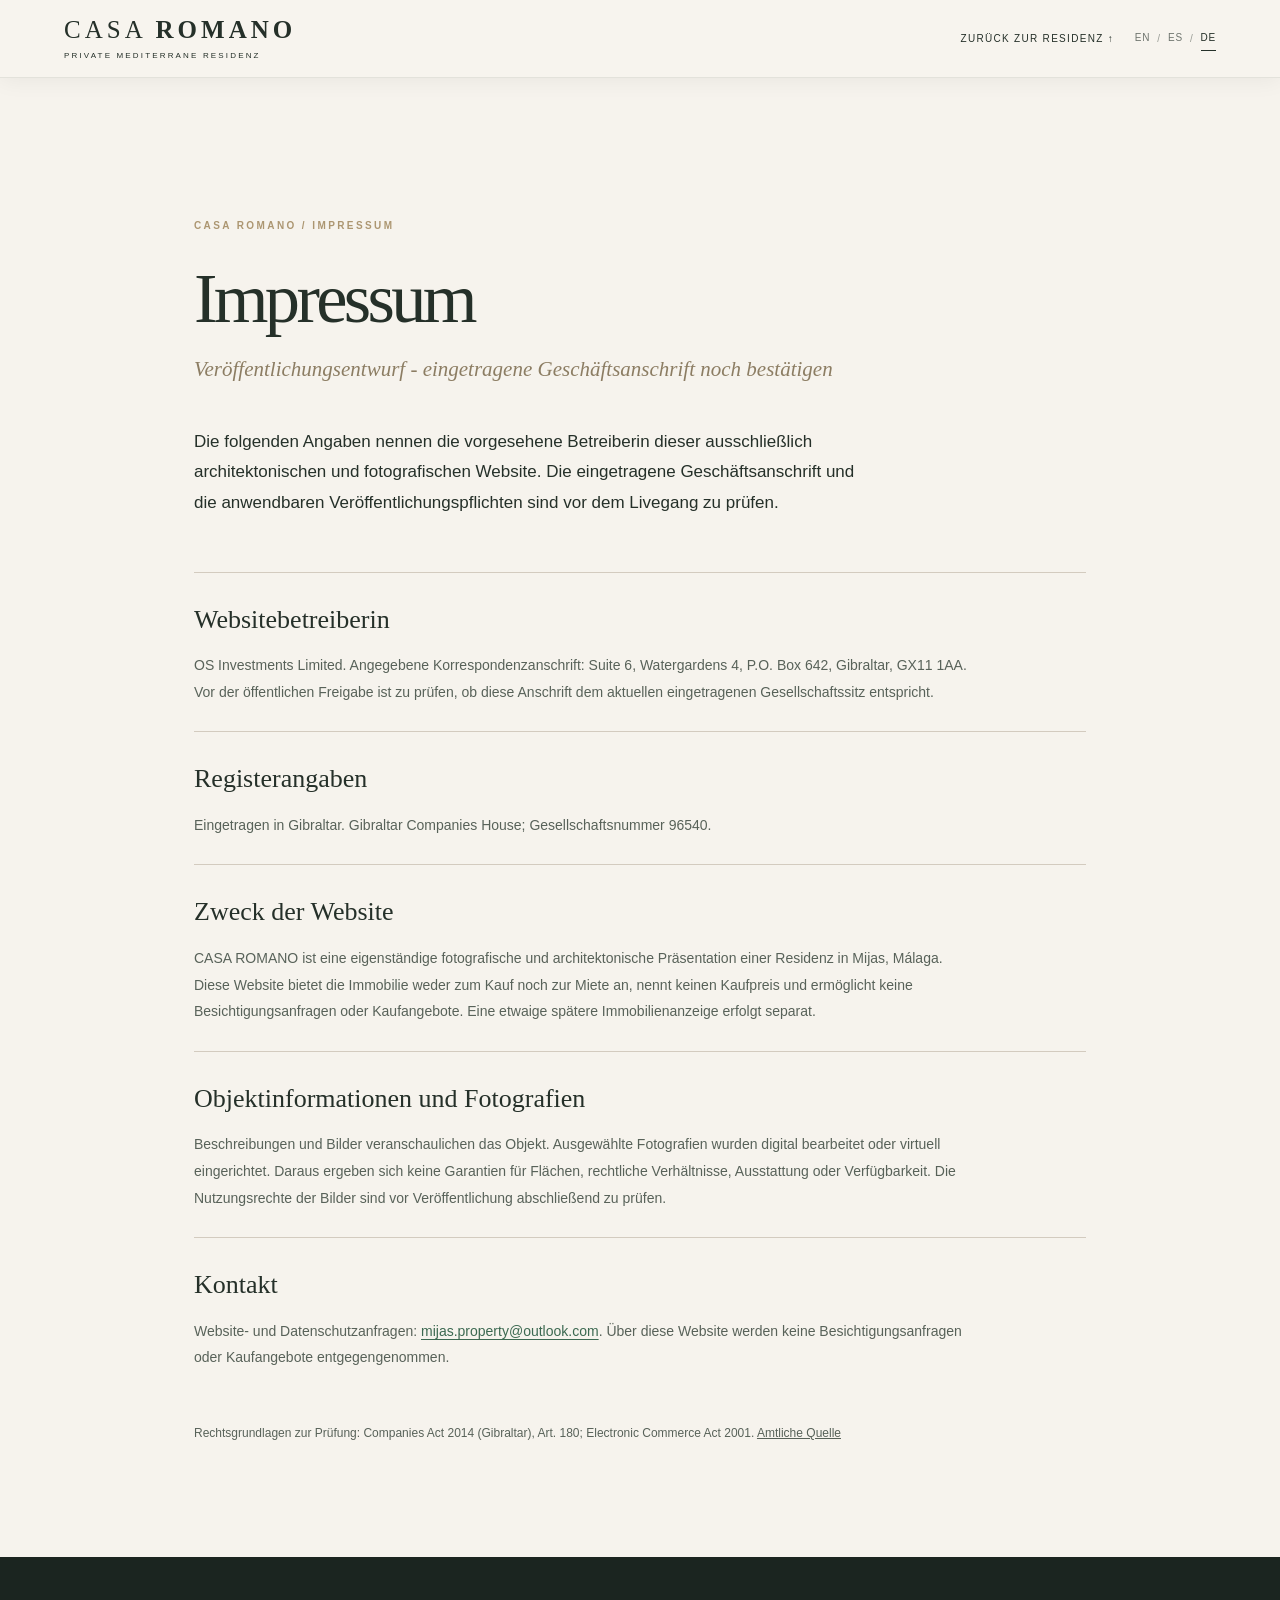
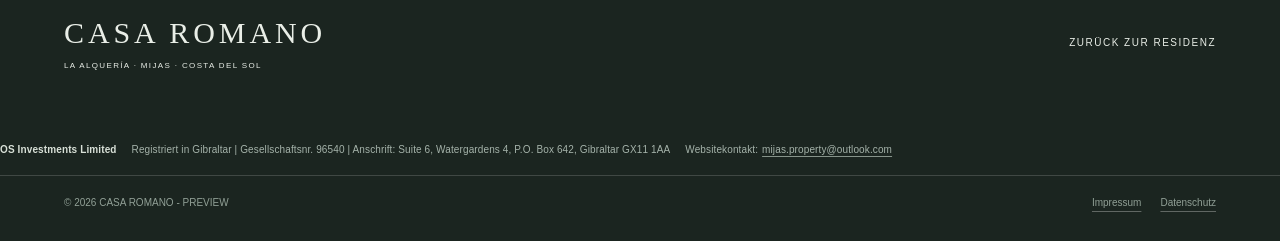
<file: legal-de.html>
<!DOCTYPE html>

<html lang="de"><head><meta charset="utf-8"/><meta content="width=device-width,initial-scale=1" name="viewport"/><meta content="noindex,nofollow" name="robots"/><meta content="#202923" name="theme-color"/><title>Impressum | CASA ROMANO - Preview</title><link href="styles.css" rel="stylesheet"/></head>
<body class="legal-body"><header class="site-header is-scrolled legal-header"><a aria-label="CASA ROMANO" class="wordmark" href="de.html"><span class="wordmark-main">CASA <span>ROMANO</span></span><span class="wordmark-sub">PRIVATE MEDITERRANE RESIDENZ</span></a><a class="legal-back" href="de.html">Zurück zur Residenz ↑</a><div aria-label="Sprache wählen" class="language-switch" role="navigation"><a aria-label="English" href="legal-en.html" hreflang="en" lang="en">EN</a><span aria-hidden="true">/</span><a aria-label="Español" href="legal-es.html" hreflang="es" lang="es">ES</a><span aria-hidden="true">/</span><a aria-current="page" aria-label="Deutsch" href="legal-de.html" hreflang="de" lang="de">DE</a></div></header>
<main class="legal-main layout-wrap"><p class="eyebrow">CASA ROMANO / Impressum</p><h1 class="display-heading">Impressum</h1><p class="legal-subtitle">Veröffentlichungsentwurf - eingetragene Geschäftsanschrift noch bestätigen</p><p class="legal-intro">Die folgenden Angaben nennen die vorgesehene Betreiberin dieser ausschließlich architektonischen und fotografischen Website. Die eingetragene Geschäftsanschrift und die anwendbaren Veröffentlichungspflichten sind vor dem Livegang zu prüfen.</p><section class="legal-detail"><h2>Websitebetreiberin</h2><p>OS Investments Limited. Angegebene Korrespondenzanschrift: Suite 6, Watergardens 4, P.O. Box 642, Gibraltar, GX11 1AA. Vor der öffentlichen Freigabe ist zu prüfen, ob diese Anschrift dem aktuellen eingetragenen Gesellschaftssitz entspricht.</p></section>
<section class="legal-detail"><h2>Registerangaben</h2><p>Eingetragen in Gibraltar. Gibraltar Companies House; Gesellschaftsnummer 96540.</p></section>
<section class="legal-detail"><h2>Zweck der Website</h2><p>CASA ROMANO ist eine eigenständige fotografische und architektonische Präsentation einer Residenz in Mijas, Málaga. Diese Website bietet die Immobilie weder zum Kauf noch zur Miete an, nennt keinen Kaufpreis und ermöglicht keine Besichtigungsanfragen oder Kaufangebote. Eine etwaige spätere Immobilienanzeige erfolgt separat.</p></section><section class="legal-detail"><h2>Objektinformationen und Fotografien</h2><p>Beschreibungen und Bilder veranschaulichen das Objekt. Ausgewählte Fotografien wurden digital bearbeitet oder virtuell eingerichtet. Daraus ergeben sich keine Garantien für Flächen, rechtliche Verhältnisse, Ausstattung oder Verfügbarkeit. Die Nutzungsrechte der Bilder sind vor Veröffentlichung abschließend zu prüfen.</p></section>
<section class="legal-detail"><h2>Kontakt</h2><p>Website- und Datenschutzanfragen: <a class="legal-email" href="mailto:mijas.property@outlook.com">mijas.property@outlook.com</a>. Über diese Website werden keine Besichtigungsanfragen oder Kaufangebote entgegengenommen.</p></section><p class="legal-source">Rechtsgrundlagen zur Prüfung: Companies Act 2014 (Gibraltar), Art. 180; Electronic Commerce Act 2001. <a href="https://www.gibraltarlaws.gov.gi/legislations/companies-act-2014-3106" rel="noopener noreferrer" target="_blank">Amtliche Quelle</a></p></main>
<footer class="site-footer"><div class="layout-wrap footer-main"><a class="footer-brand" href="de.html">CASA ROMANO <small>LA ALQUERÍA · MIJAS · COSTA DEL SOL</small></a><a class="back-to-top" href="de.html">Zurück zur Residenz</a></div><div aria-label="Website operator" class="layout-wrap company-attribution"><strong>OS Investments Limited</strong><span>Registriert in Gibraltar | Gesellschaftsnr. 96540 | Anschrift: Suite 6, Watergardens 4, P.O. Box 642, Gibraltar GX11 1AA</span><span class="company-contact">Websitekontakt: <a class="legal-email" href="mailto:mijas.property@outlook.com">mijas.property@outlook.com</a></span></div><div class="layout-wrap footer-legal"><span>© 2026 CASA ROMANO - PREVIEW</span><nav class="footer-links"><a href="legal-de.html">Impressum</a><a href="privacy-de.html">Datenschutz</a></nav></div></footer></body></html>
</file>
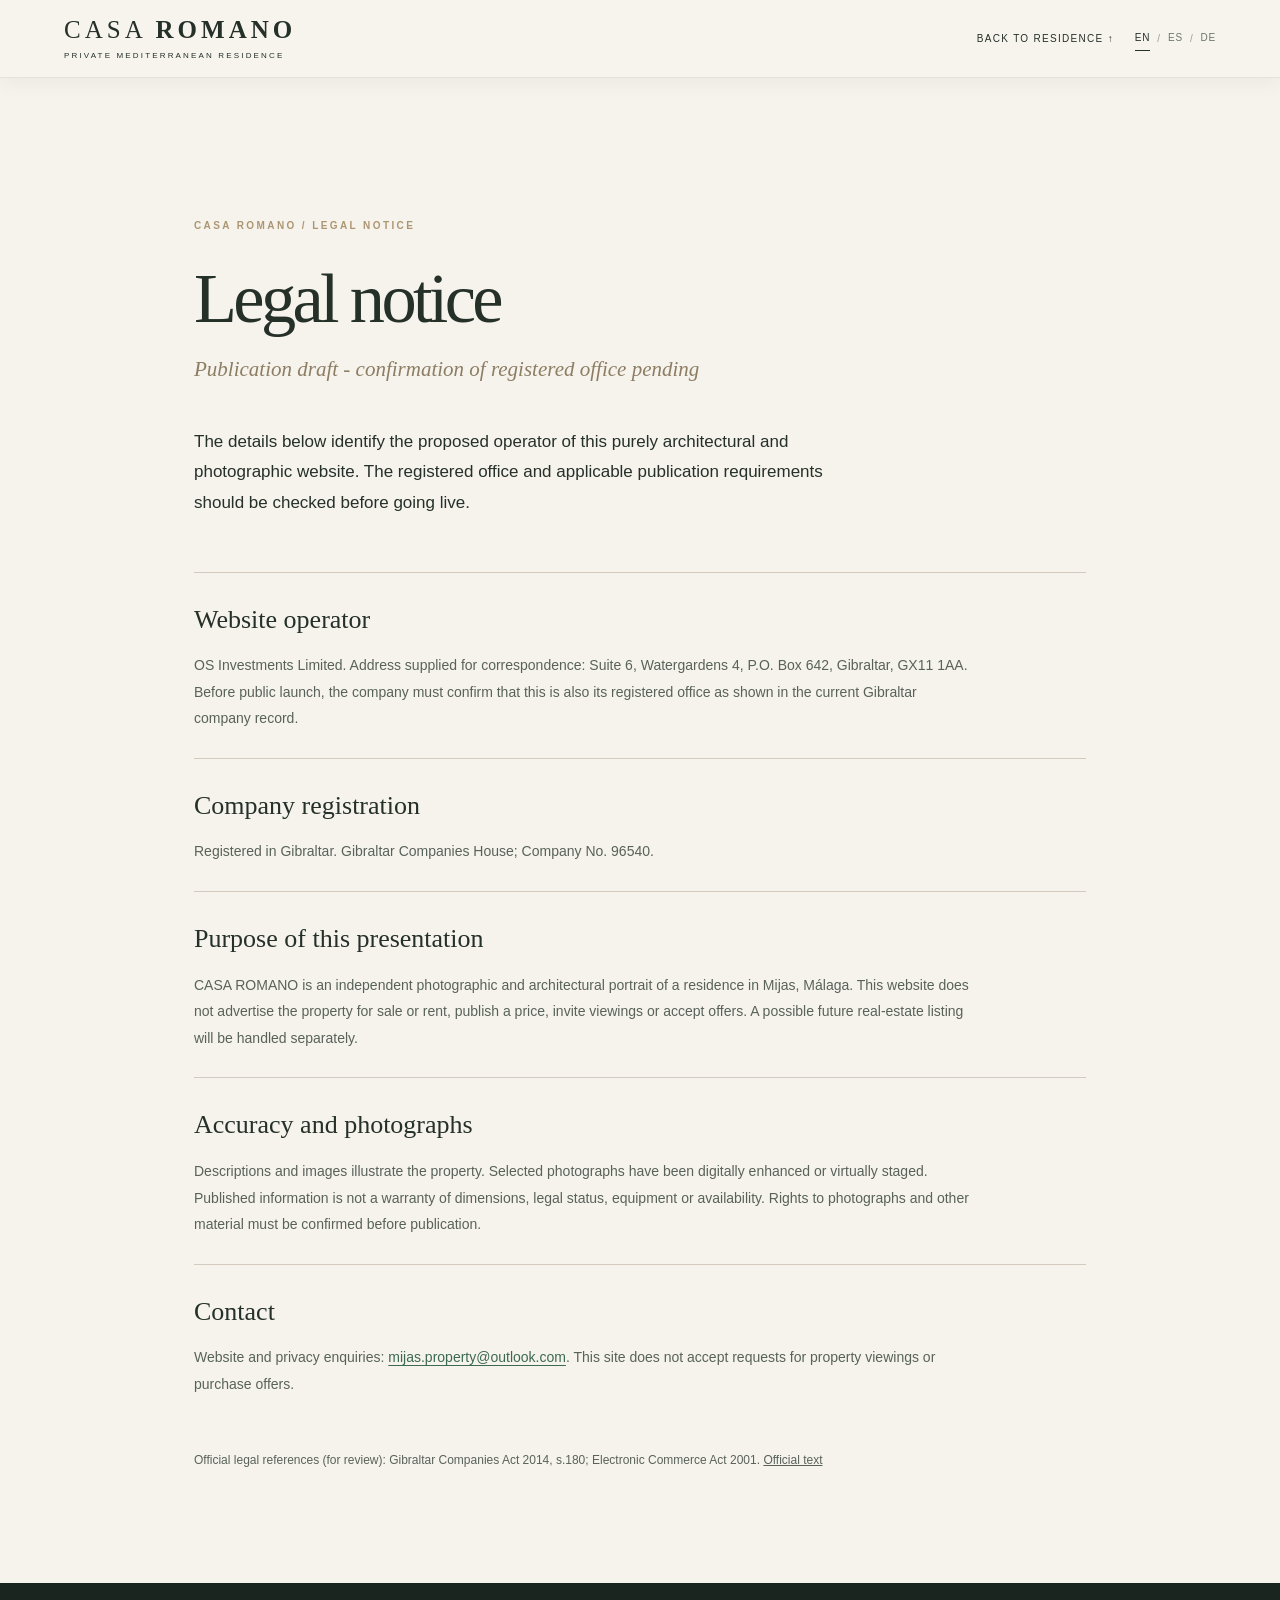
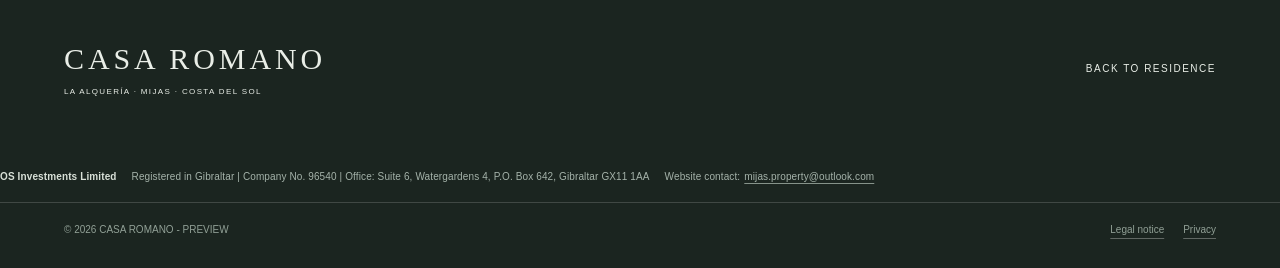
<file: legal-en.html>
<!DOCTYPE html>

<html lang="en"><head><meta charset="utf-8"/><meta content="width=device-width,initial-scale=1" name="viewport"/><meta content="noindex,nofollow" name="robots"/><meta content="#202923" name="theme-color"/><title>Legal notice | CASA ROMANO - Preview</title><link href="styles.css" rel="stylesheet"/></head>
<body class="legal-body"><header class="site-header is-scrolled legal-header"><a aria-label="CASA ROMANO" class="wordmark" href="index.html"><span class="wordmark-main">CASA <span>ROMANO</span></span><span class="wordmark-sub">PRIVATE MEDITERRANEAN RESIDENCE</span></a><a class="legal-back" href="index.html">Back to residence ↑</a><div aria-label="Choose language" class="language-switch" role="navigation"><a aria-current="page" aria-label="English" href="legal-en.html" hreflang="en" lang="en">EN</a><span aria-hidden="true">/</span><a aria-label="Español" href="legal-es.html" hreflang="es" lang="es">ES</a><span aria-hidden="true">/</span><a aria-label="Deutsch" href="legal-de.html" hreflang="de" lang="de">DE</a></div></header>
<main class="legal-main layout-wrap"><p class="eyebrow">CASA ROMANO / Legal notice</p><h1 class="display-heading">Legal notice</h1><p class="legal-subtitle">Publication draft - confirmation of registered office pending</p><p class="legal-intro">The details below identify the proposed operator of this purely architectural and photographic website. The registered office and applicable publication requirements should be checked before going live.</p><section class="legal-detail"><h2>Website operator</h2><p>OS Investments Limited. Address supplied for correspondence: Suite 6, Watergardens 4, P.O. Box 642, Gibraltar, GX11 1AA. Before public launch, the company must confirm that this is also its registered office as shown in the current Gibraltar company record.</p></section>
<section class="legal-detail"><h2>Company registration</h2><p>Registered in Gibraltar. Gibraltar Companies House; Company No. 96540.</p></section>
<section class="legal-detail"><h2>Purpose of this presentation</h2><p>CASA ROMANO is an independent photographic and architectural portrait of a residence in Mijas, Málaga. This website does not advertise the property for sale or rent, publish a price, invite viewings or accept offers. A possible future real-estate listing will be handled separately.</p></section><section class="legal-detail"><h2>Accuracy and photographs</h2><p>Descriptions and images illustrate the property. Selected photographs have been digitally enhanced or virtually staged. Published information is not a warranty of dimensions, legal status, equipment or availability. Rights to photographs and other material must be confirmed before publication.</p></section>
<section class="legal-detail"><h2>Contact</h2><p>Website and privacy enquiries: <a class="legal-email" href="mailto:mijas.property@outlook.com">mijas.property@outlook.com</a>. This site does not accept requests for property viewings or purchase offers.</p></section><p class="legal-source">Official legal references (for review): Gibraltar Companies Act 2014, s.180; Electronic Commerce Act 2001. <a href="https://www.gibraltarlaws.gov.gi/legislations/companies-act-2014-3106" rel="noopener noreferrer" target="_blank">Official text</a></p></main>
<footer class="site-footer"><div class="layout-wrap footer-main"><a class="footer-brand" href="index.html">CASA ROMANO <small>LA ALQUERÍA · MIJAS · COSTA DEL SOL</small></a><a class="back-to-top" href="index.html">Back to residence</a></div><div aria-label="Website operator" class="layout-wrap company-attribution"><strong>OS Investments Limited</strong><span>Registered in Gibraltar | Company No. 96540 | Office: Suite 6, Watergardens 4, P.O. Box 642, Gibraltar GX11 1AA</span><span class="company-contact">Website contact: <a class="legal-email" href="mailto:mijas.property@outlook.com">mijas.property@outlook.com</a></span></div><div class="layout-wrap footer-legal"><span>© 2026 CASA ROMANO - PREVIEW</span><nav class="footer-links"><a href="legal-en.html">Legal notice</a><a href="privacy-en.html">Privacy</a></nav></div></footer></body></html>
</file>
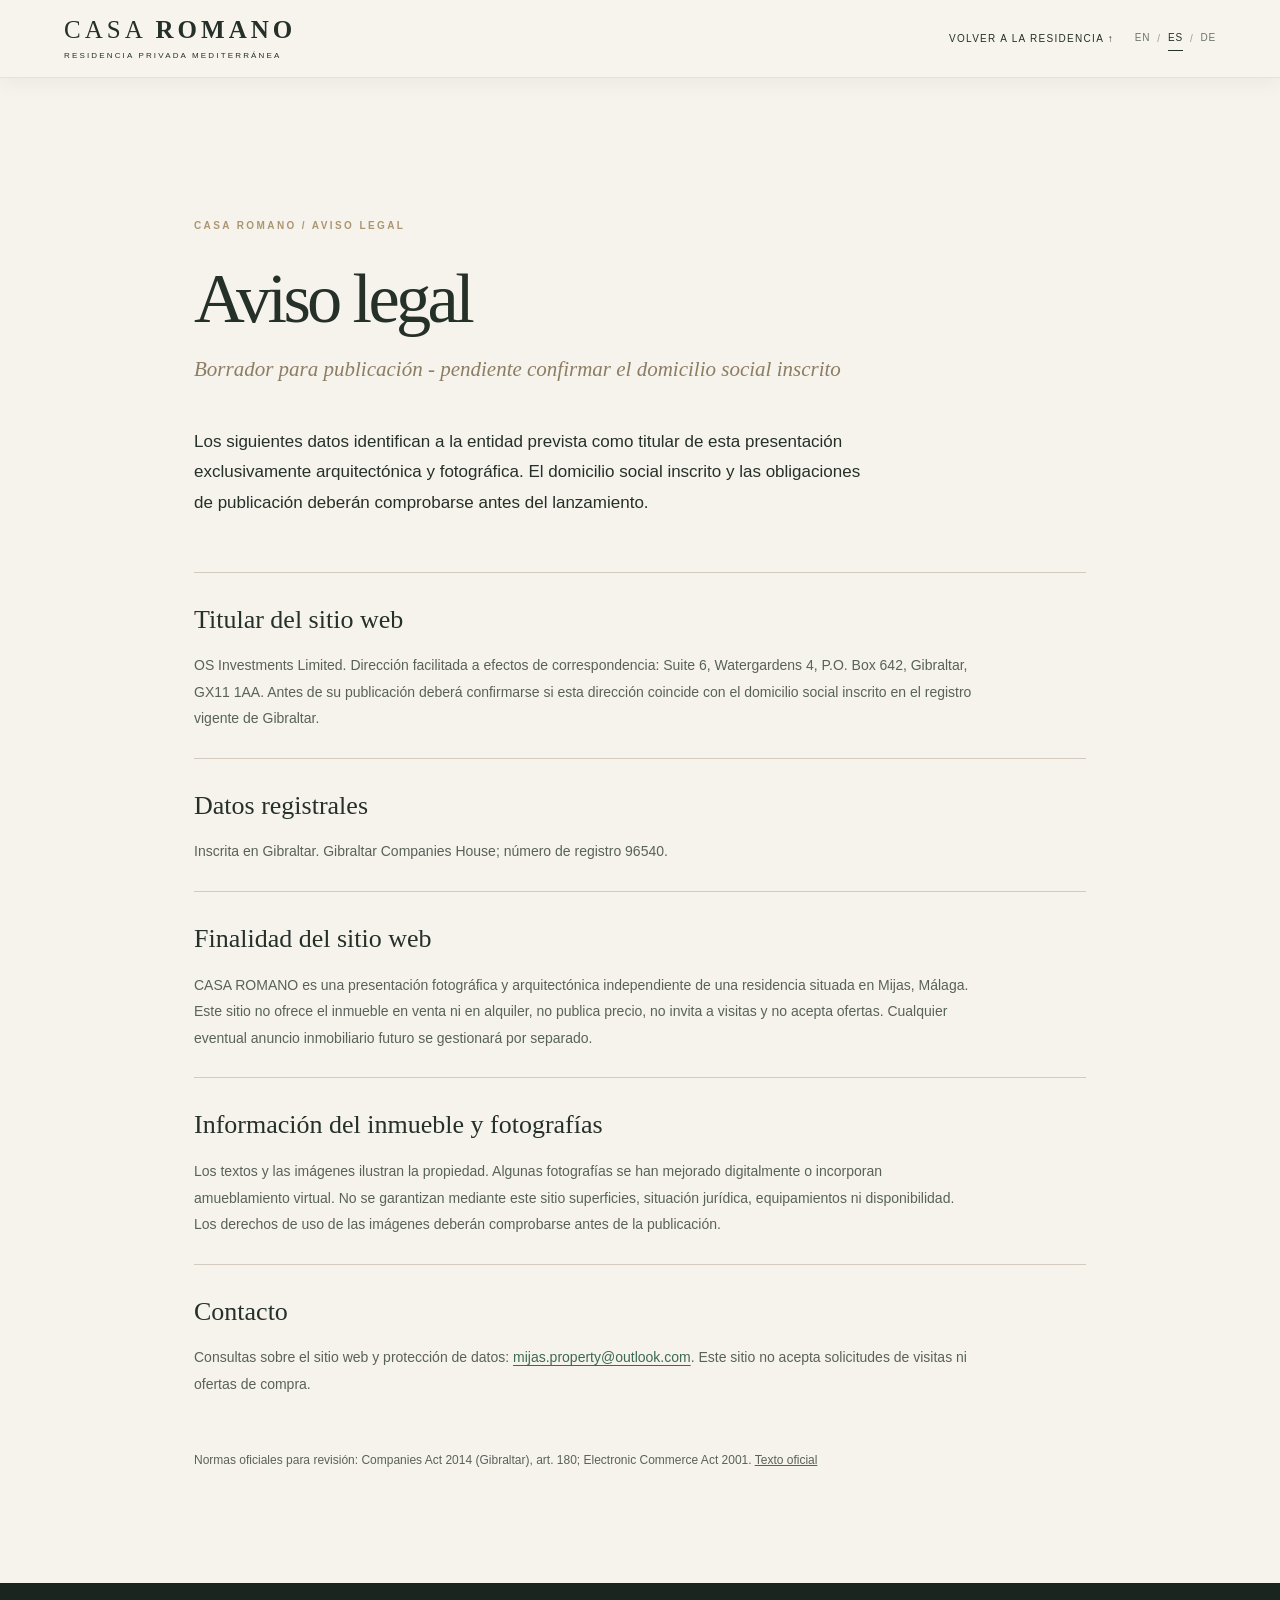
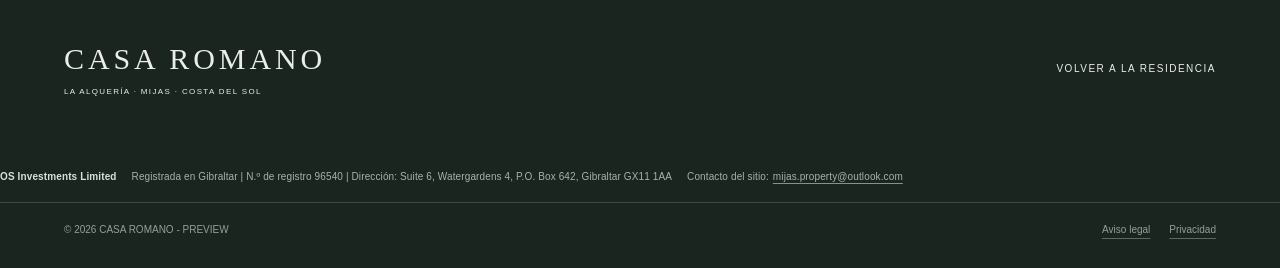
<file: legal-es.html>
<!DOCTYPE html>

<html lang="es"><head><meta charset="utf-8"/><meta content="width=device-width,initial-scale=1" name="viewport"/><meta content="noindex,nofollow" name="robots"/><meta content="#202923" name="theme-color"/><title>Aviso legal | CASA ROMANO - Preview</title><link href="styles.css" rel="stylesheet"/></head>
<body class="legal-body"><header class="site-header is-scrolled legal-header"><a aria-label="CASA ROMANO" class="wordmark" href="es.html"><span class="wordmark-main">CASA <span>ROMANO</span></span><span class="wordmark-sub">RESIDENCIA PRIVADA MEDITERRÁNEA</span></a><a class="legal-back" href="es.html">Volver a la residencia ↑</a><div aria-label="Seleccionar idioma" class="language-switch" role="navigation"><a aria-label="English" href="legal-en.html" hreflang="en" lang="en">EN</a><span aria-hidden="true">/</span><a aria-current="page" aria-label="Español" href="legal-es.html" hreflang="es" lang="es">ES</a><span aria-hidden="true">/</span><a aria-label="Deutsch" href="legal-de.html" hreflang="de" lang="de">DE</a></div></header>
<main class="legal-main layout-wrap"><p class="eyebrow">CASA ROMANO / Aviso legal</p><h1 class="display-heading">Aviso legal</h1><p class="legal-subtitle">Borrador para publicación - pendiente confirmar el domicilio social inscrito</p><p class="legal-intro">Los siguientes datos identifican a la entidad prevista como titular de esta presentación exclusivamente arquitectónica y fotográfica. El domicilio social inscrito y las obligaciones de publicación deberán comprobarse antes del lanzamiento.</p><section class="legal-detail"><h2>Titular del sitio web</h2><p>OS Investments Limited. Dirección facilitada a efectos de correspondencia: Suite 6, Watergardens 4, P.O. Box 642, Gibraltar, GX11 1AA. Antes de su publicación deberá confirmarse si esta dirección coincide con el domicilio social inscrito en el registro vigente de Gibraltar.</p></section>
<section class="legal-detail"><h2>Datos registrales</h2><p>Inscrita en Gibraltar. Gibraltar Companies House; número de registro 96540.</p></section>
<section class="legal-detail"><h2>Finalidad del sitio web</h2><p>CASA ROMANO es una presentación fotográfica y arquitectónica independiente de una residencia situada en Mijas, Málaga. Este sitio no ofrece el inmueble en venta ni en alquiler, no publica precio, no invita a visitas y no acepta ofertas. Cualquier eventual anuncio inmobiliario futuro se gestionará por separado.</p></section><section class="legal-detail"><h2>Información del inmueble y fotografías</h2><p>Los textos y las imágenes ilustran la propiedad. Algunas fotografías se han mejorado digitalmente o incorporan amueblamiento virtual. No se garantizan mediante este sitio superficies, situación jurídica, equipamientos ni disponibilidad. Los derechos de uso de las imágenes deberán comprobarse antes de la publicación.</p></section>
<section class="legal-detail"><h2>Contacto</h2><p>Consultas sobre el sitio web y protección de datos: <a class="legal-email" href="mailto:mijas.property@outlook.com">mijas.property@outlook.com</a>. Este sitio no acepta solicitudes de visitas ni ofertas de compra.</p></section><p class="legal-source">Normas oficiales para revisión: Companies Act 2014 (Gibraltar), art. 180; Electronic Commerce Act 2001. <a href="https://www.gibraltarlaws.gov.gi/legislations/companies-act-2014-3106" rel="noopener noreferrer" target="_blank">Texto oficial</a></p></main>
<footer class="site-footer"><div class="layout-wrap footer-main"><a class="footer-brand" href="es.html">CASA ROMANO <small>LA ALQUERÍA · MIJAS · COSTA DEL SOL</small></a><a class="back-to-top" href="es.html">Volver a la residencia</a></div><div aria-label="Website operator" class="layout-wrap company-attribution"><strong>OS Investments Limited</strong><span>Registrada en Gibraltar | N.º de registro 96540 | Dirección: Suite 6, Watergardens 4, P.O. Box 642, Gibraltar GX11 1AA</span><span class="company-contact">Contacto del sitio: <a class="legal-email" href="mailto:mijas.property@outlook.com">mijas.property@outlook.com</a></span></div><div class="layout-wrap footer-legal"><span>© 2026 CASA ROMANO - PREVIEW</span><nav class="footer-links"><a href="legal-es.html">Aviso legal</a><a href="privacy-es.html">Privacidad</a></nav></div></footer></body></html>
</file>
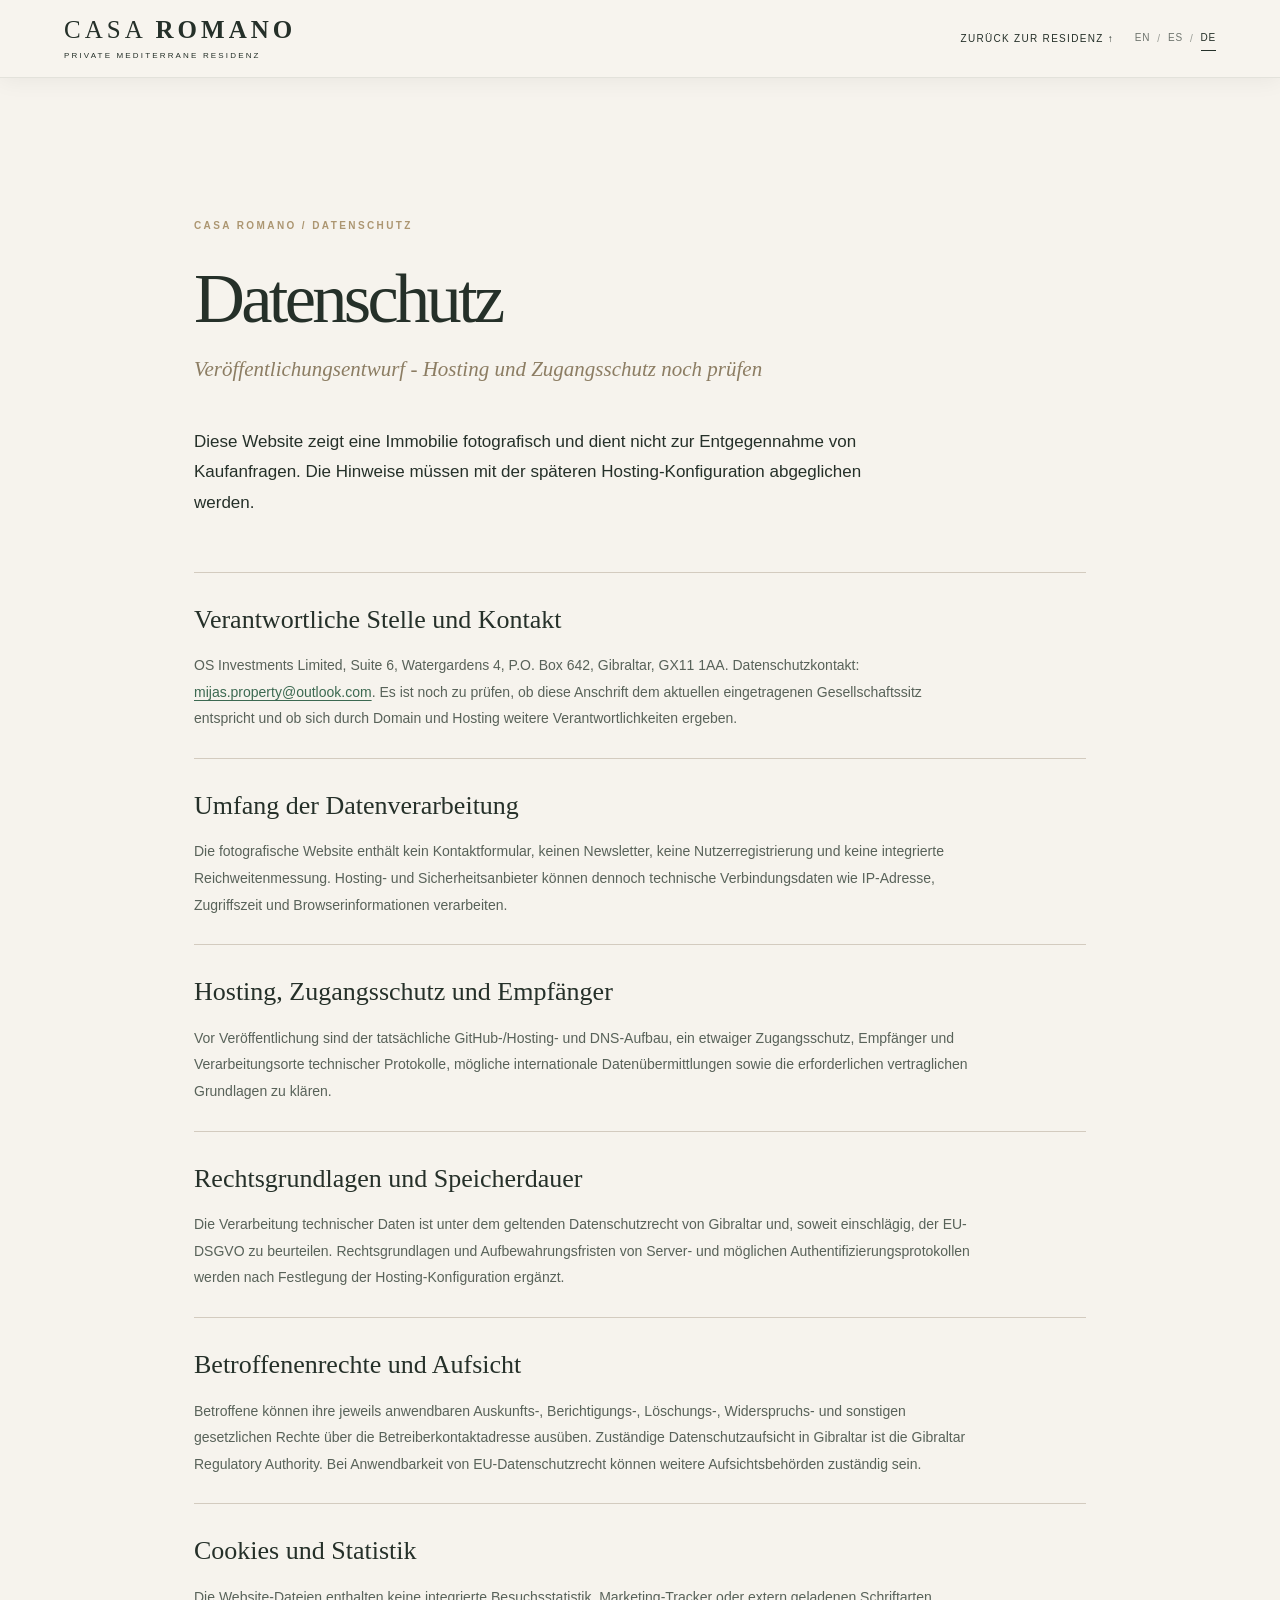
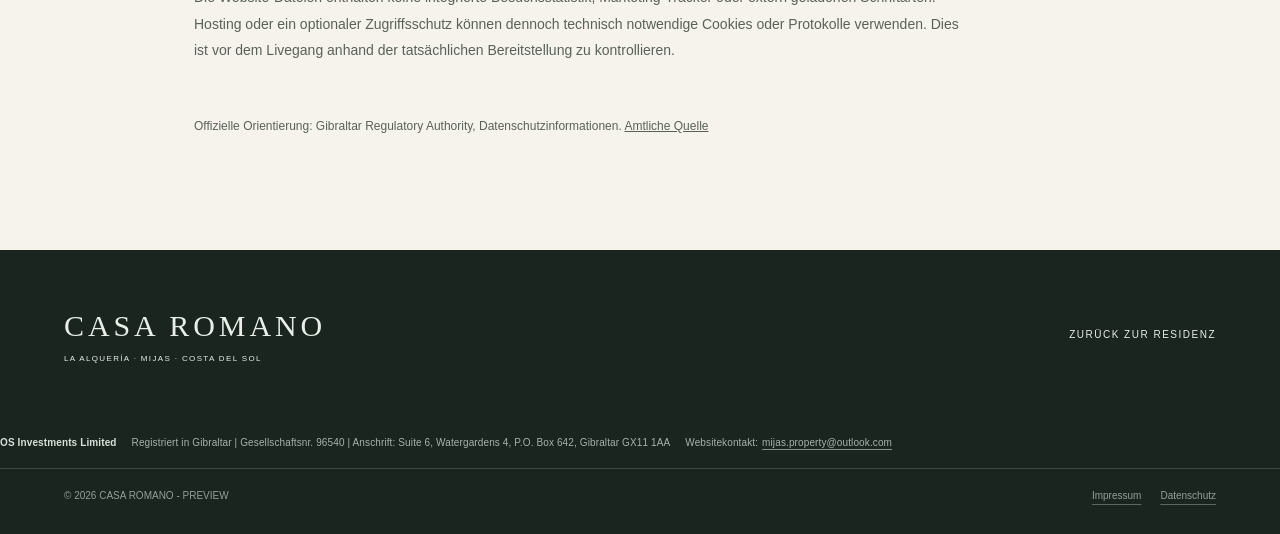
<file: privacy-de.html>
<!DOCTYPE html>

<html lang="de"><head><meta charset="utf-8"/><meta content="width=device-width,initial-scale=1" name="viewport"/><meta content="noindex,nofollow" name="robots"/><meta content="#202923" name="theme-color"/><title>Datenschutz | CASA ROMANO - Preview</title><link href="styles.css" rel="stylesheet"/></head>
<body class="legal-body"><header class="site-header is-scrolled legal-header"><a aria-label="CASA ROMANO" class="wordmark" href="de.html"><span class="wordmark-main">CASA <span>ROMANO</span></span><span class="wordmark-sub">PRIVATE MEDITERRANE RESIDENZ</span></a><a class="legal-back" href="de.html">Zurück zur Residenz ↑</a><div aria-label="Sprache wählen" class="language-switch" role="navigation"><a aria-label="English" href="privacy-en.html" hreflang="en" lang="en">EN</a><span aria-hidden="true">/</span><a aria-label="Español" href="privacy-es.html" hreflang="es" lang="es">ES</a><span aria-hidden="true">/</span><a aria-current="page" aria-label="Deutsch" href="privacy-de.html" hreflang="de" lang="de">DE</a></div></header>
<main class="legal-main layout-wrap"><p class="eyebrow">CASA ROMANO / Datenschutz</p><h1 class="display-heading">Datenschutz</h1><p class="legal-subtitle">Veröffentlichungsentwurf - Hosting und Zugangsschutz noch prüfen</p><p class="legal-intro">Diese Website zeigt eine Immobilie fotografisch und dient nicht zur Entgegennahme von Kaufanfragen. Die Hinweise müssen mit der späteren Hosting-Konfiguration abgeglichen werden.</p><section class="legal-detail"><h2>Verantwortliche Stelle und Kontakt</h2><p>OS Investments Limited, Suite 6, Watergardens 4, P.O. Box 642, Gibraltar, GX11 1AA. Datenschutzkontakt: <a class="legal-email" href="mailto:mijas.property@outlook.com">mijas.property@outlook.com</a>. Es ist noch zu prüfen, ob diese Anschrift dem aktuellen eingetragenen Gesellschaftssitz entspricht und ob sich durch Domain und Hosting weitere Verantwortlichkeiten ergeben.</p></section>
<section class="legal-detail"><h2>Umfang der Datenverarbeitung</h2><p>Die fotografische Website enthält kein Kontaktformular, keinen Newsletter, keine Nutzerregistrierung und keine integrierte Reichweitenmessung. Hosting- und Sicherheitsanbieter können dennoch technische Verbindungsdaten wie IP-Adresse, Zugriffszeit und Browserinformationen verarbeiten.</p></section>
<section class="legal-detail"><h2>Hosting, Zugangsschutz und Empfänger</h2><p>Vor Veröffentlichung sind der tatsächliche GitHub-/Hosting- und DNS-Aufbau, ein etwaiger Zugangsschutz, Empfänger und Verarbeitungsorte technischer Protokolle, mögliche internationale Datenübermittlungen sowie die erforderlichen vertraglichen Grundlagen zu klären.</p></section>
<section class="legal-detail"><h2>Rechtsgrundlagen und Speicherdauer</h2><p>Die Verarbeitung technischer Daten ist unter dem geltenden Datenschutzrecht von Gibraltar und, soweit einschlägig, der EU-DSGVO zu beurteilen. Rechtsgrundlagen und Aufbewahrungsfristen von Server- und möglichen Authentifizierungsprotokollen werden nach Festlegung der Hosting-Konfiguration ergänzt.</p></section>
<section class="legal-detail"><h2>Betroffenenrechte und Aufsicht</h2><p>Betroffene können ihre jeweils anwendbaren Auskunfts-, Berichtigungs-, Löschungs-, Widerspruchs- und sonstigen gesetzlichen Rechte über die Betreiberkontaktadresse ausüben. Zuständige Datenschutzaufsicht in Gibraltar ist die Gibraltar Regulatory Authority. Bei Anwendbarkeit von EU-Datenschutzrecht können weitere Aufsichtsbehörden zuständig sein.</p></section>
<section class="legal-detail"><h2>Cookies und Statistik</h2><p>Die Website-Dateien enthalten keine integrierte Besuchsstatistik, Marketing-Tracker oder extern geladenen Schriftarten. Hosting oder ein optionaler Zugriffsschutz können dennoch technisch notwendige Cookies oder Protokolle verwenden. Dies ist vor dem Livegang anhand der tatsächlichen Bereitstellung zu kontrollieren.</p></section><p class="legal-source">Offizielle Orientierung: Gibraltar Regulatory Authority, Datenschutzinformationen. <a href="https://www.gra.gi/data-protection/faqs" rel="noopener noreferrer" target="_blank">Amtliche Quelle</a></p></main>
<footer class="site-footer"><div class="layout-wrap footer-main"><a class="footer-brand" href="de.html">CASA ROMANO <small>LA ALQUERÍA · MIJAS · COSTA DEL SOL</small></a><a class="back-to-top" href="de.html">Zurück zur Residenz</a></div><div aria-label="Website operator" class="layout-wrap company-attribution"><strong>OS Investments Limited</strong><span>Registriert in Gibraltar | Gesellschaftsnr. 96540 | Anschrift: Suite 6, Watergardens 4, P.O. Box 642, Gibraltar GX11 1AA</span><span class="company-contact">Websitekontakt: <a class="legal-email" href="mailto:mijas.property@outlook.com">mijas.property@outlook.com</a></span></div><div class="layout-wrap footer-legal"><span>© 2026 CASA ROMANO - PREVIEW</span><nav class="footer-links"><a href="legal-de.html">Impressum</a><a href="privacy-de.html">Datenschutz</a></nav></div></footer></body></html>
</file>
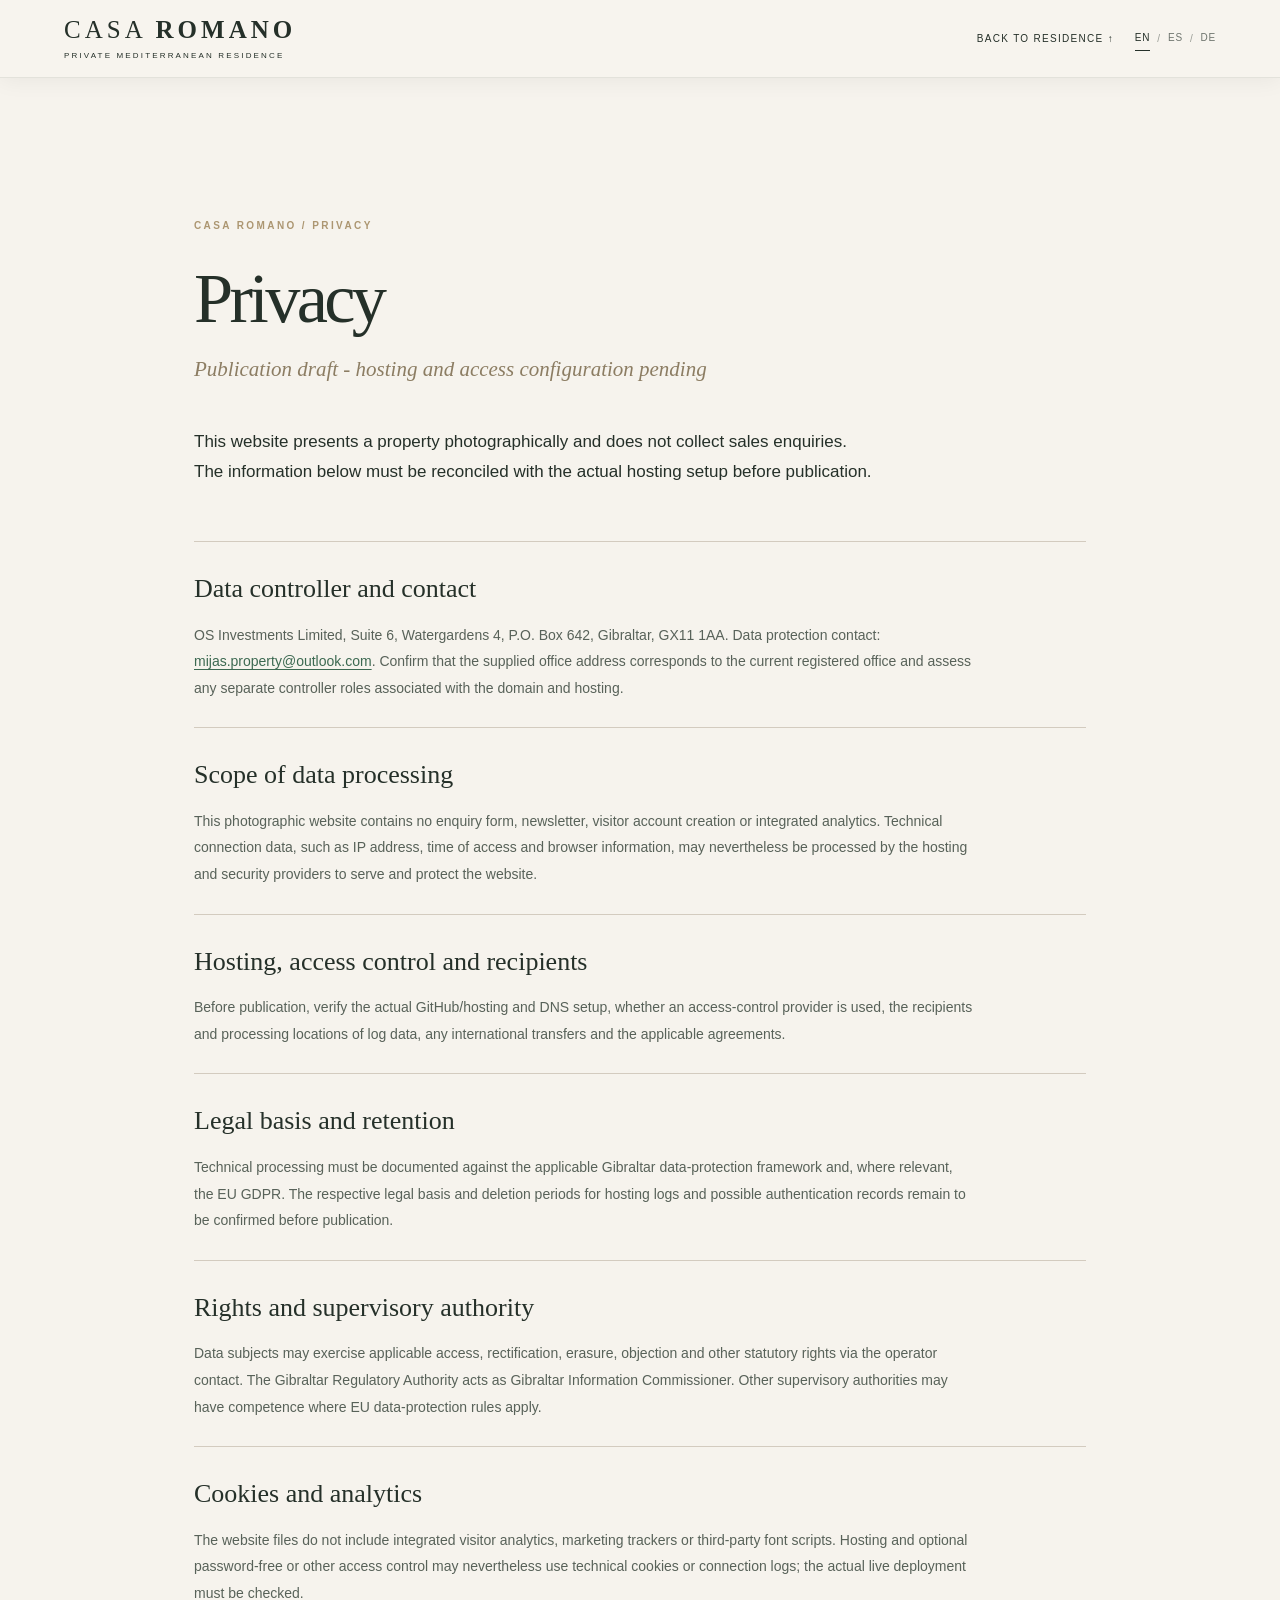
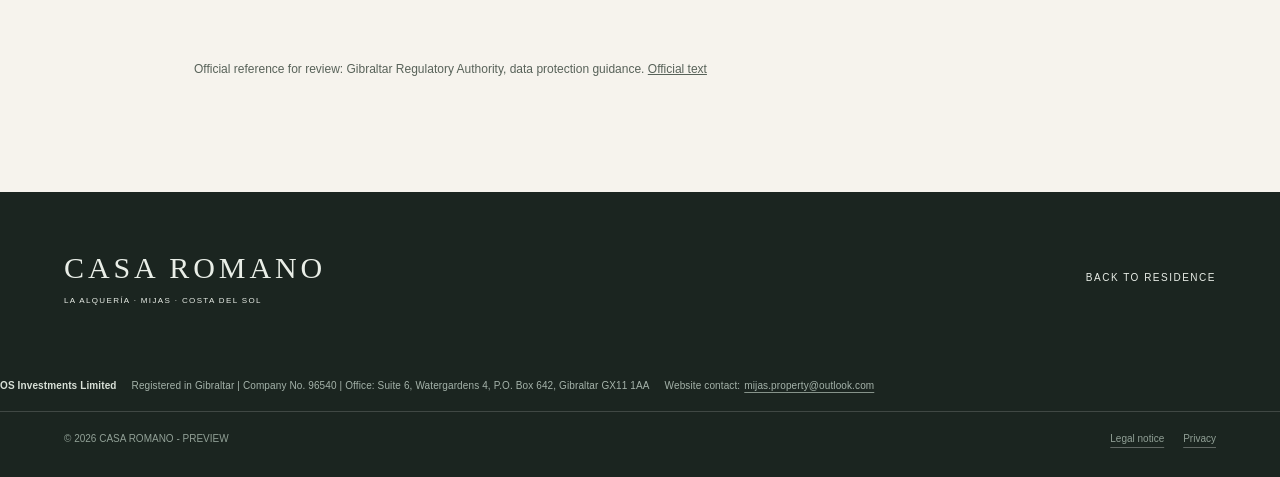
<file: privacy-en.html>
<!DOCTYPE html>

<html lang="en"><head><meta charset="utf-8"/><meta content="width=device-width,initial-scale=1" name="viewport"/><meta content="noindex,nofollow" name="robots"/><meta content="#202923" name="theme-color"/><title>Privacy | CASA ROMANO - Preview</title><link href="styles.css" rel="stylesheet"/></head>
<body class="legal-body"><header class="site-header is-scrolled legal-header"><a aria-label="CASA ROMANO" class="wordmark" href="index.html"><span class="wordmark-main">CASA <span>ROMANO</span></span><span class="wordmark-sub">PRIVATE MEDITERRANEAN RESIDENCE</span></a><a class="legal-back" href="index.html">Back to residence ↑</a><div aria-label="Choose language" class="language-switch" role="navigation"><a aria-current="page" aria-label="English" href="privacy-en.html" hreflang="en" lang="en">EN</a><span aria-hidden="true">/</span><a aria-label="Español" href="privacy-es.html" hreflang="es" lang="es">ES</a><span aria-hidden="true">/</span><a aria-label="Deutsch" href="privacy-de.html" hreflang="de" lang="de">DE</a></div></header>
<main class="legal-main layout-wrap"><p class="eyebrow">CASA ROMANO / Privacy</p><h1 class="display-heading">Privacy</h1><p class="legal-subtitle">Publication draft - hosting and access configuration pending</p><p class="legal-intro">This website presents a property photographically and does not collect sales enquiries. The information below must be reconciled with the actual hosting setup before publication.</p><section class="legal-detail"><h2>Data controller and contact</h2><p>OS Investments Limited, Suite 6, Watergardens 4, P.O. Box 642, Gibraltar, GX11 1AA. Data protection contact: <a class="legal-email" href="mailto:mijas.property@outlook.com">mijas.property@outlook.com</a>. Confirm that the supplied office address corresponds to the current registered office and assess any separate controller roles associated with the domain and hosting.</p></section>
<section class="legal-detail"><h2>Scope of data processing</h2><p>This photographic website contains no enquiry form, newsletter, visitor account creation or integrated analytics. Technical connection data, such as IP address, time of access and browser information, may nevertheless be processed by the hosting and security providers to serve and protect the website.</p></section>
<section class="legal-detail"><h2>Hosting, access control and recipients</h2><p>Before publication, verify the actual GitHub/hosting and DNS setup, whether an access-control provider is used, the recipients and processing locations of log data, any international transfers and the applicable agreements.</p></section>
<section class="legal-detail"><h2>Legal basis and retention</h2><p>Technical processing must be documented against the applicable Gibraltar data-protection framework and, where relevant, the EU GDPR. The respective legal basis and deletion periods for hosting logs and possible authentication records remain to be confirmed before publication.</p></section>
<section class="legal-detail"><h2>Rights and supervisory authority</h2><p>Data subjects may exercise applicable access, rectification, erasure, objection and other statutory rights via the operator contact. The Gibraltar Regulatory Authority acts as Gibraltar Information Commissioner. Other supervisory authorities may have competence where EU data-protection rules apply.</p></section>
<section class="legal-detail"><h2>Cookies and analytics</h2><p>The website files do not include integrated visitor analytics, marketing trackers or third-party font scripts. Hosting and optional password-free or other access control may nevertheless use technical cookies or connection logs; the actual live deployment must be checked.</p></section><p class="legal-source">Official reference for review: Gibraltar Regulatory Authority, data protection guidance. <a href="https://www.gra.gi/data-protection/faqs" rel="noopener noreferrer" target="_blank">Official text</a></p></main>
<footer class="site-footer"><div class="layout-wrap footer-main"><a class="footer-brand" href="index.html">CASA ROMANO <small>LA ALQUERÍA · MIJAS · COSTA DEL SOL</small></a><a class="back-to-top" href="index.html">Back to residence</a></div><div aria-label="Website operator" class="layout-wrap company-attribution"><strong>OS Investments Limited</strong><span>Registered in Gibraltar | Company No. 96540 | Office: Suite 6, Watergardens 4, P.O. Box 642, Gibraltar GX11 1AA</span><span class="company-contact">Website contact: <a class="legal-email" href="mailto:mijas.property@outlook.com">mijas.property@outlook.com</a></span></div><div class="layout-wrap footer-legal"><span>© 2026 CASA ROMANO - PREVIEW</span><nav class="footer-links"><a href="legal-en.html">Legal notice</a><a href="privacy-en.html">Privacy</a></nav></div></footer></body></html>
</file>
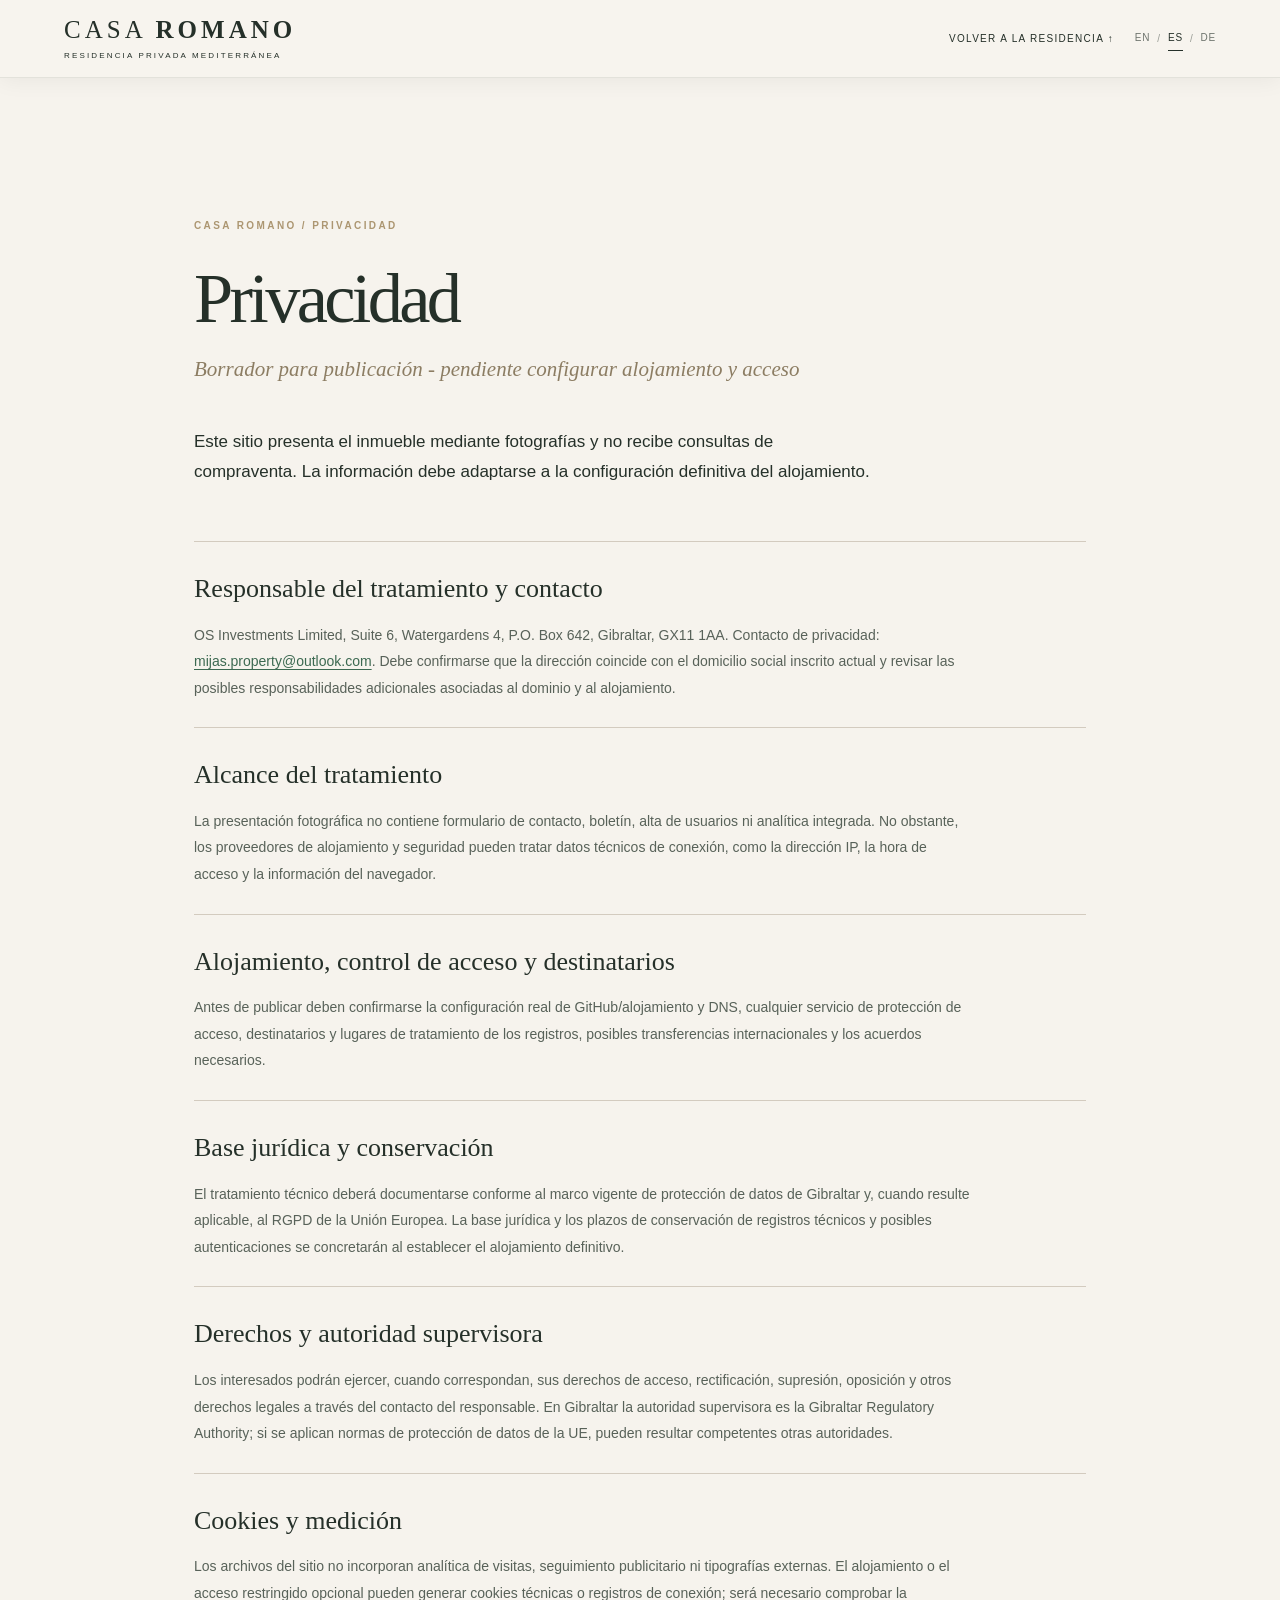
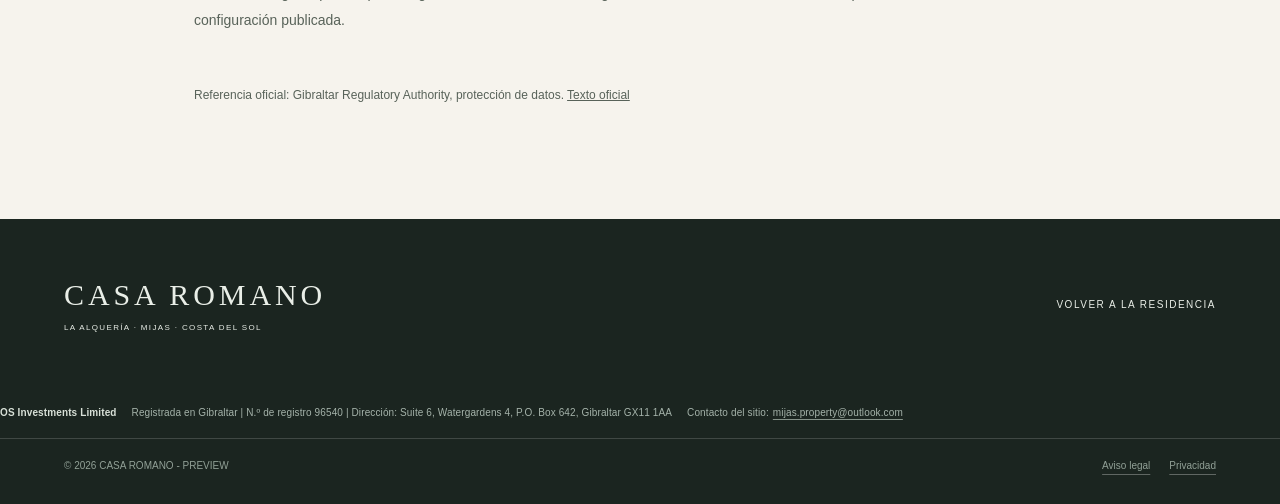
<file: privacy-es.html>
<!DOCTYPE html>

<html lang="es"><head><meta charset="utf-8"/><meta content="width=device-width,initial-scale=1" name="viewport"/><meta content="noindex,nofollow" name="robots"/><meta content="#202923" name="theme-color"/><title>Privacidad | CASA ROMANO - Preview</title><link href="styles.css" rel="stylesheet"/></head>
<body class="legal-body"><header class="site-header is-scrolled legal-header"><a aria-label="CASA ROMANO" class="wordmark" href="es.html"><span class="wordmark-main">CASA <span>ROMANO</span></span><span class="wordmark-sub">RESIDENCIA PRIVADA MEDITERRÁNEA</span></a><a class="legal-back" href="es.html">Volver a la residencia ↑</a><div aria-label="Seleccionar idioma" class="language-switch" role="navigation"><a aria-label="English" href="privacy-en.html" hreflang="en" lang="en">EN</a><span aria-hidden="true">/</span><a aria-current="page" aria-label="Español" href="privacy-es.html" hreflang="es" lang="es">ES</a><span aria-hidden="true">/</span><a aria-label="Deutsch" href="privacy-de.html" hreflang="de" lang="de">DE</a></div></header>
<main class="legal-main layout-wrap"><p class="eyebrow">CASA ROMANO / Privacidad</p><h1 class="display-heading">Privacidad</h1><p class="legal-subtitle">Borrador para publicación - pendiente configurar alojamiento y acceso</p><p class="legal-intro">Este sitio presenta el inmueble mediante fotografías y no recibe consultas de compraventa. La información debe adaptarse a la configuración definitiva del alojamiento.</p><section class="legal-detail"><h2>Responsable del tratamiento y contacto</h2><p>OS Investments Limited, Suite 6, Watergardens 4, P.O. Box 642, Gibraltar, GX11 1AA. Contacto de privacidad: <a class="legal-email" href="mailto:mijas.property@outlook.com">mijas.property@outlook.com</a>. Debe confirmarse que la dirección coincide con el domicilio social inscrito actual y revisar las posibles responsabilidades adicionales asociadas al dominio y al alojamiento.</p></section>
<section class="legal-detail"><h2>Alcance del tratamiento</h2><p>La presentación fotográfica no contiene formulario de contacto, boletín, alta de usuarios ni analítica integrada. No obstante, los proveedores de alojamiento y seguridad pueden tratar datos técnicos de conexión, como la dirección IP, la hora de acceso y la información del navegador.</p></section>
<section class="legal-detail"><h2>Alojamiento, control de acceso y destinatarios</h2><p>Antes de publicar deben confirmarse la configuración real de GitHub/alojamiento y DNS, cualquier servicio de protección de acceso, destinatarios y lugares de tratamiento de los registros, posibles transferencias internacionales y los acuerdos necesarios.</p></section>
<section class="legal-detail"><h2>Base jurídica y conservación</h2><p>El tratamiento técnico deberá documentarse conforme al marco vigente de protección de datos de Gibraltar y, cuando resulte aplicable, al RGPD de la Unión Europea. La base jurídica y los plazos de conservación de registros técnicos y posibles autenticaciones se concretarán al establecer el alojamiento definitivo.</p></section>
<section class="legal-detail"><h2>Derechos y autoridad supervisora</h2><p>Los interesados podrán ejercer, cuando correspondan, sus derechos de acceso, rectificación, supresión, oposición y otros derechos legales a través del contacto del responsable. En Gibraltar la autoridad supervisora es la Gibraltar Regulatory Authority; si se aplican normas de protección de datos de la UE, pueden resultar competentes otras autoridades.</p></section>
<section class="legal-detail"><h2>Cookies y medición</h2><p>Los archivos del sitio no incorporan analítica de visitas, seguimiento publicitario ni tipografías externas. El alojamiento o el acceso restringido opcional pueden generar cookies técnicas o registros de conexión; será necesario comprobar la configuración publicada.</p></section><p class="legal-source">Referencia oficial: Gibraltar Regulatory Authority, protección de datos. <a href="https://www.gra.gi/data-protection/faqs" rel="noopener noreferrer" target="_blank">Texto oficial</a></p></main>
<footer class="site-footer"><div class="layout-wrap footer-main"><a class="footer-brand" href="es.html">CASA ROMANO <small>LA ALQUERÍA · MIJAS · COSTA DEL SOL</small></a><a class="back-to-top" href="es.html">Volver a la residencia</a></div><div aria-label="Website operator" class="layout-wrap company-attribution"><strong>OS Investments Limited</strong><span>Registrada en Gibraltar | N.º de registro 96540 | Dirección: Suite 6, Watergardens 4, P.O. Box 642, Gibraltar GX11 1AA</span><span class="company-contact">Contacto del sitio: <a class="legal-email" href="mailto:mijas.property@outlook.com">mijas.property@outlook.com</a></span></div><div class="layout-wrap footer-legal"><span>© 2026 CASA ROMANO - PREVIEW</span><nav class="footer-links"><a href="legal-es.html">Aviso legal</a><a href="privacy-es.html">Privacidad</a></nav></div></footer></body></html>
</file>
<file: styles.css>
:root{--ink:#253029;--ink-dark:#1c2822;--cream:#f6f3ed;--stone:#eae6dd;--linen:#dfd8cb;--sand:#c6b69c;--gold:#ac9671;--muted:#667168;--white:#fff;--serif:"Iowan Old Style","Baskerville","Palatino Linotype","Book Antiqua",Georgia,serif;--sans:Arial,"Helvetica Neue",Helvetica,sans-serif;--wrap:1380px;--side:clamp(22px,5vw,82px)}
*{box-sizing:border-box}html{scroll-behavior:smooth;scroll-padding-top:90px}body{margin:0;background:var(--cream);color:var(--ink);font-family:var(--sans);line-height:1.6;-webkit-font-smoothing:antialiased}body.menu-open,body.dialog-open{overflow:hidden}img{display:block;max-width:100%}a{color:inherit;text-decoration:none}button,input,textarea{font:inherit}button{cursor:pointer}button:focus-visible,a:focus-visible,input:focus-visible,textarea:focus-visible,summary:focus-visible{outline:2px solid #c8ac73;outline-offset:4px}.layout-wrap{max-width:var(--wrap);padding-inline:var(--side);margin-inline:auto}.section-pad{padding-block:clamp(84px,10vw,158px)}.skip-link{position:fixed;z-index:999;left:16px;top:-60px;padding:10px 18px;background:white;color:black}.skip-link:focus{top:14px}.reading-line{position:fixed;z-index:104;top:0;left:0;width:0;height:2px;background:#c6ad86;pointer-events:none}
.site-header{height:88px;display:flex;align-items:center;justify-content:space-between;gap:40px;padding-inline:var(--side);position:fixed;left:0;right:0;top:0;z-index:100;color:white;transition:background .35s,color .35s,height .35s,border .35s}.site-header.is-scrolled,.site-header.menu-open{height:78px;background:rgba(247,244,238,.98);color:var(--ink);box-shadow:0 2px 22px rgba(0,0,0,.06);border-bottom:1px solid rgba(37,48,41,.09)}.wordmark{display:inline-flex;flex-direction:column;min-width:230px;line-height:1;white-space:nowrap}.wordmark-main{font-size:25px;font-family:var(--serif);letter-spacing:.16em;font-weight:400}.wordmark-main span{font-weight:600}.wordmark-sub{font-size:8px;letter-spacing:.27em;margin-top:10px}.primary-nav{display:flex;gap:clamp(20px,2vw,36px);align-items:center}.primary-nav>a:not(.nav-enquire){font-size:10px;text-transform:uppercase;letter-spacing:.13em;transition:opacity .2s;white-space:nowrap}.primary-nav>a:hover{opacity:.7}.nav-enquire{border:1px solid currentColor;padding:12px 17px;font-size:10px;letter-spacing:.11em;text-transform:uppercase;white-space:nowrap}.nav-enquire span{font-size:14px;padding-left:6px}.menu-toggle{display:none;background:none;border:0;color:inherit;padding:12px;margin-right:-12px;width:46px}.menu-toggle span{display:block;background:currentColor;height:1px;width:22px;margin:6px auto;transition:transform .2s,opacity .2s}
.hero{height:max(690px,100svh);min-height:690px;position:relative;color:white;background:var(--ink-dark);overflow:hidden}.hero-image{position:absolute;inset:0;width:100%;height:100%;object-fit:cover;object-position:center 53%;animation:hero-zoom 17s ease-out both}.hero-shade{position:absolute;inset:0;background:linear-gradient(90deg,rgba(8,24,21,.73) 0%,rgba(8,24,21,.39) 44%,rgba(8,24,21,.02) 94%),linear-gradient(0deg,rgba(8,24,21,.48) 0%,transparent 39%),linear-gradient(180deg,rgba(8,24,21,.28) 0%,transparent 22%)}.hero-inner{position:relative;height:100%;display:flex;align-items:center;justify-content:space-between}.hero-copy{margin-top:130px;max-width:870px;animation:rise-in 1s .2s both}.eyebrow{display:flex;align-items:center;gap:13px;font-size:10px;font-weight:600;letter-spacing:.24em;text-transform:uppercase;color:var(--gold);line-height:1.5;margin:0 0 26px}.eyebrow-light{color:#ebded0}.eyebrow-divider{height:1px;width:30px;background:currentColor;opacity:.65}.hero h1,.display-heading,.panorama-quote{font-family:var(--serif);font-weight:400;letter-spacing:-.052em}.hero h1{font-size:clamp(64px,7.1vw,117px);line-height:1.035;margin:0 0 27px;max-width:930px}.hero h1 em,.display-heading em{font-weight:400}.hero-intro{color:#ece9e2;font-size:clamp(15px,1.25vw,18px);max-width:430px;margin:0 0 37px;line-height:1.7}.link-arrow{display:inline-flex;align-items:center;gap:21px;font-size:10px;letter-spacing:.17em;text-transform:uppercase;font-weight:600}.arrow-circle{width:42px;height:42px;border-radius:50%;border:1px solid rgba(255,255,255,.75);display:grid;place-items:center;font-size:18px;transition:background .25s,color .25s,transform .25s}.link-arrow:hover .arrow-circle{background:white;color:var(--ink);transform:translate(3px,-3px)}.hero-side-note{writing-mode:vertical-rl;letter-spacing:.3em;font-size:9px;align-self:center;margin-right:2px;color:rgba(255,255,255,.82)}.hero-side-note span{color:var(--gold);padding-inline:6px}.hero-bottom{position:absolute;bottom:29px;left:0;right:0;display:flex;align-items:center;justify-content:space-between;font-size:9px;letter-spacing:.18em;opacity:.89}.scroll-cue{letter-spacing:.08em;text-transform:uppercase}.scroll-cue span{font-size:20px;padding-left:12px}@keyframes hero-zoom{from{transform:scale(1.045)}to{transform:scale(1)}}@keyframes rise-in{from{opacity:0;transform:translateY(24px)}to{opacity:1;transform:translateY(0)}}
.section-caption,.section-topline{display:flex;align-items:center;gap:22px}.caption-index,.mini-label{font-size:10px;letter-spacing:.18em;text-transform:uppercase;font-weight:600;white-space:nowrap}.caption-rule,.hairline{display:block;height:1px;background:#cec8b8;flex:1}.section-topline{margin-bottom:58px}.section-topline .hairline{margin-inline:8px}.mini-label{color:#998e79}.intro-grid{display:grid;grid-template-columns:minmax(100px,.35fr) minmax(360px,1.14fr) minmax(340px,1fr);gap:clamp(30px,4.1vw,74px);align-items:start}.intro-grid .section-caption{flex-direction:column;align-items:flex-start;gap:22px;min-height:50px}.intro-grid .caption-rule{width:1px;min-height:93px;flex:none}.intro-content{padding-top:50px}.display-heading{font-size:clamp(48px,5.2vw,82px);line-height:1.13;margin:0 0 29px}.intro-content>p:not(.eyebrow),.residence-header>p,.gardens-copy>p:not(.eyebrow),.outdoor-copy p:not(.eyebrow),.details-lead>p:not(.eyebrow),.location-content>p:not(.eyebrow),.enquiries-copy>p:not(.eyebrow){font-size:14px;line-height:1.95;color:#5b655e;margin:0 0 20px}.intro-content .lead-text,.outdoor-copy .lead-text{font-size:18px!important;line-height:1.75!important;color:#354037!important}.text-link{display:inline-flex;gap:28px;align-items:center;text-transform:uppercase;letter-spacing:.16em;font-size:10px;font-weight:600;border-bottom:1px solid #9f8d72;padding:0 0 13px;margin-top:15px;transition:gap .2s}.text-link:hover{gap:36px}.text-link span{font-size:17px}.intro-photo{margin:0;position:relative;align-self:center}.intro-photo img{width:100%;height:clamp(410px,47vw,690px);object-fit:cover;object-position:57% center}.intro-photo figcaption,.gardens-photo figcaption,.editorial-gallery figcaption{font-size:10px;letter-spacing:.08em;color:#7a8075;margin-top:15px}.facts-band{background:#eae6dd;border-block:1px solid #ded8cd}.facts-grid{display:grid;grid-template-columns:repeat(4,1fr);padding-block:35px}.fact{display:flex;flex-direction:column;justify-content:center;padding:10px 22px;border-right:1px solid #cdc5b6}.fact:first-child{padding-left:0}.fact:last-child{border:0}.fact strong{font-family:var(--serif);font-size:clamp(33px,3.2vw,50px);font-weight:400;letter-spacing:-.045em;line-height:1.1}.fact strong small{font-size:.51em}.fact span{font-size:10px;text-transform:uppercase;letter-spacing:.15em;color:#7e827a;margin-top:12px}
.residence-section{background:#f9f7f3}.residence-header{display:grid;grid-template-columns:1.3fr .6fr;align-items:end;gap:70px;margin-bottom:68px}.residence-header .display-heading{margin:0}.residence-header>p{max-width:460px;margin:0 0 7px}.editorial-gallery{display:grid;grid-template-columns:1.22fr .78fr;gap:26px;align-items:start}.editorial-gallery figure{margin:0}.editorial-main img{width:100%;height:clamp(430px,47vw,690px);object-fit:cover}.editorial-secondary{padding-top:80px}.editorial-secondary img{width:100%;height:clamp(360px,34vw,490px);object-fit:cover;object-position:center}.editorial-gallery figcaption{display:flex;justify-content:space-between;text-transform:uppercase;letter-spacing:.12em;font-size:10px}.architecture-notes{display:grid;grid-template-columns:repeat(3,1fr);gap:38px;margin-top:95px}.architecture-note{border-top:1px solid #c8c2b6;padding-top:23px}.note-index{font-family:var(--serif);color:#a98c68;font-size:25px}.architecture-note h3{font-family:var(--serif);font-size:26px;font-weight:400;margin:16px 0 12px}.architecture-note p{font-size:13px;color:#667068;line-height:1.85;margin:0;max-width:330px}
.outdoor-section{display:grid;grid-template-columns:1fr 1fr;min-height:760px}.outdoor-image-wrap{position:relative;overflow:hidden}.outdoor-image-wrap img{position:absolute;inset:0;width:100%;height:100%;object-fit:cover;object-position:51% center}.outdoor-copy{background:#e5e0d5;display:flex;align-items:center;padding:clamp(55px,7vw,115px)}.outdoor-copy-inner{max-width:520px}.outdoor-copy .display-heading{margin-bottom:29px}.outdoor-copy p:not(.eyebrow){max-width:505px}.mini-specs{display:grid;grid-template-columns:1fr 1fr;gap:20px;border-top:1px solid #c9c0b2;border-bottom:1px solid #c9c0b2;padding-block:23px;margin:32px 0 20px}.mini-specs div{display:flex;flex-direction:column;gap:6px}.mini-specs div:last-child{grid-column:span 2}.mini-specs span{font-size:9px;text-transform:uppercase;letter-spacing:.16em;color:#867d6c}.mini-specs strong{font-size:13px;font-weight:500}.gardens-section{background:#f5f2eb}.gardens-layout{display:grid;grid-template-columns:.85fr 1.15fr;gap:clamp(55px,9vw,150px);align-items:center}.gardens-copy{max-width:515px}.gardens-copy .display-heading{margin-bottom:30px}.gardens-copy .soft-small{border-left:2px solid #b29c78;padding-left:20px;color:#8b826f!important;font-family:var(--serif);font-size:19px!important;font-style:italic;margin-top:26px!important}.gardens-photo{margin:0}.gardens-photo img{height:580px;width:100%;object-fit:cover;object-position:50% 38%}
.panorama-section{position:relative;min-height:650px;background:#233b46;color:white}.panorama-section>img{position:absolute;inset:0;width:100%;height:100%;object-fit:cover;object-position:center 52%}.panorama-overlay{position:absolute;inset:0;background:linear-gradient(90deg,rgba(15,33,35,.72),rgba(15,33,35,.13) 75%),linear-gradient(0deg,rgba(12,24,26,.35),transparent 55%)}.panorama-copy{position:relative;min-height:650px;display:flex;flex-direction:column;justify-content:center;align-items:flex-start}.panorama-quote{font-size:clamp(55px,6.7vw,105px);line-height:1.1;margin:0 0 27px}.panorama-copy>span{font-size:14px;max-width:340px;color:#e8ecea;line-height:1.85}
.gallery-section{background:#f9f7f3}.gallery-heading-wrap{display:flex;align-items:end;justify-content:space-between;gap:40px;margin-bottom:43px}.gallery-heading-wrap .display-heading{margin:0}.gallery-heading-wrap p{font-size:14px;max-width:330px;line-height:1.8;color:#636c62;margin-bottom:8px}.gallery-toolbar{display:flex;gap:26px;align-items:center;flex-wrap:wrap;margin-bottom:26px;border-top:1px solid #d6d0c4;padding-top:25px}.filter-button{border:0;background:none;font-size:10px;letter-spacing:.12em;text-transform:uppercase;padding:8px 0;color:#86877e;border-bottom:1px solid transparent;transition:color .2s,border .2s}.filter-button.active,.filter-button:hover{color:var(--ink);border-color:#8f7c5d}.gallery-count{font-size:10px;color:#8e8b81;letter-spacing:.06em;margin-left:auto}.gallery-grid{display:grid;grid-template-columns:repeat(3,minmax(0,1fr));grid-auto-flow:dense;gap:17px}.gallery-item{position:relative;border:0;padding:0;overflow:hidden;background:#ddd9d0;aspect-ratio:1/1.14;color:white;text-align:left;display:block}.gallery-item[hidden]{display:none!important}.gallery-item-large{grid-column:span 2;aspect-ratio:1.55/1}.gallery-item-wide{grid-column:span 2;aspect-ratio:1.55/1}.gallery-item img{width:100%;height:100%;object-fit:cover;transition:transform .65s ease,filter .65s ease;filter:brightness(.93)}.gallery-item:hover img{transform:scale(1.055);filter:brightness(.8)}.gallery-item:after{content:"";position:absolute;inset:40% 0 0;background:linear-gradient(0deg,rgba(5,16,12,.69),transparent);pointer-events:none}.gallery-item-caption{position:absolute;z-index:2;left:25px;right:25px;bottom:23px;display:flex;flex-direction:column;gap:7px}.gallery-item-caption>span{font-size:8px;letter-spacing:.19em}.gallery-item-caption strong{font-family:var(--serif);font-weight:400;font-size:clamp(21px,2vw,31px);line-height:1.1}.image-disclosure{margin:22px 0 0;font-size:11px;color:#737971;max-width:720px;line-height:1.8}
.details-section{background:#eae6dd}.details-layout{display:grid;grid-template-columns:.85fr 1.15fr;gap:clamp(70px,11vw,170px)}.details-lead{max-width:430px}.details-lead .display-heading{margin-bottom:30px}.details-lead .details-note{font-size:11px!important;color:#8d887c!important;margin-top:25px!important}.detail-groups{border-top:1px solid #c8c1b4}.detail-group{border-bottom:1px solid #c8c1b4}.detail-group summary{list-style:none;cursor:pointer;display:flex;gap:17px;align-items:center;font-family:var(--serif);font-size:clamp(22px,2.2vw,32px);padding:25px 0;line-height:1.3}.detail-group summary::-webkit-details-marker{display:none}.detail-group summary>span:first-child{font-family:var(--sans);font-size:10px;letter-spacing:.05em;color:#92887a;min-width:26px}.summary-plus{margin-left:auto;display:block;position:relative;width:18px;height:18px;flex-shrink:0}.summary-plus:before,.summary-plus:after{content:"";position:absolute;top:50%;left:0;width:18px;height:1px;background:var(--ink);transition:transform .25s}.summary-plus:after{transform:rotate(90deg)}details[open] .summary-plus:after{transform:rotate(0deg)}.detail-group ul{margin:0 0 30px 46px;padding:0;display:grid;grid-template-columns:1fr 1fr;gap:9px 32px;list-style:none}.detail-group li{font-size:12px;line-height:1.65;color:#5b625b;position:relative;padding-left:15px}.detail-group li:before{content:"";position:absolute;left:0;top:9px;width:5px;height:5px;border-radius:50%;background:#aa997c}
.location-section{display:grid;grid-template-columns:1.15fr .85fr;background:#eee9e1;min-height:660px}.location-image{min-height:660px}.location-image img{height:100%;width:100%;object-fit:cover;object-position:50%}.location-content{padding:clamp(65px,7vw,115px);align-self:center}.location-content .display-heading{margin-bottom:31px}.location-content>p:not(.eyebrow){max-width:520px}.location-line{display:flex;align-items:center;gap:10px;letter-spacing:.16em;color:#8a806e;font-size:9px;margin-top:38px}.location-line i{width:3px;height:3px;background:#ad9874;border-radius:50%}
.enquiries-section{background:#202b25;color:white}.enquiries-layout{display:grid;grid-template-columns:1.1fr .9fr;gap:clamp(70px,10vw,160px)}.enquiries-copy .display-heading{margin-bottom:35px}.enquiries-copy>p:not(.eyebrow){color:#ced6cd;max-width:520px}.enquiries-copy .enquiries-small{color:#a5aea5!important;margin-top:29px!important;font-family:var(--serif);font-style:italic;font-size:19px!important}.enquiry-form{border:1px solid rgba(255,255,255,.22);padding:clamp(26px,4vw,60px);display:flex;flex-direction:column;align-self:start;background:#26332b}.form-heading{font-family:var(--serif);font-size:31px;margin:0 0 25px}.enquiry-form label{font-size:9px;letter-spacing:.14em;text-transform:uppercase;margin-bottom:10px;color:#ccd6cb}.enquiry-form input,.enquiry-form textarea{padding:11px 0 14px;background:none;border:0;border-bottom:1px solid rgba(255,255,255,.3);border-radius:0;outline-offset:1px;color:white;margin-bottom:25px;width:100%;font-size:13px}.enquiry-form textarea{resize:vertical;min-height:90px}.enquiry-form input::placeholder,.enquiry-form textarea::placeholder{color:#a5aca3}.form-submit{background:#d7c2a2;border:0;padding:15px 19px;color:#1f2b24;text-transform:uppercase;font-size:10px;letter-spacing:.14em;font-weight:600;display:flex;align-items:center;justify-content:space-between;gap:20px;transition:background .2s}.form-submit:hover{background:#f0dbc0}.form-submit span{font-size:18px}.form-status{font-size:11px!important;color:#adb9ac!important;margin:17px 0 0!important;line-height:1.55!important}.site-footer{background:#1b2520;color:#e9eee7}.footer-main{padding-block:58px;display:flex;justify-content:space-between;align-items:center;gap:40px}.footer-brand{font-family:var(--serif);font-size:30px;letter-spacing:.13em;line-height:1.2;display:flex;flex-direction:column}.footer-brand small{font-family:var(--sans);font-size:8px;letter-spacing:.17em;margin-top:10px}.footer-info{display:flex;flex-direction:column;font-size:10px;letter-spacing:.16em;color:#abb6a9}.back-to-top{font-size:10px;text-transform:uppercase;letter-spacing:.15em;white-space:nowrap}.back-to-top span{font-size:21px;margin-left:10px}.footer-legal{border-top:1px solid rgba(255,255,255,.16);padding-block:19px 30px;display:flex;gap:40px;justify-content:space-between;color:#91a096;font-size:10px}
.lightbox{position:fixed;inset:0;margin:0;border:0;max-width:none;max-height:none;width:100%;height:100%;padding:0;background:#141e19;color:white;overflow:hidden}.lightbox::backdrop{background:rgba(0,0,0,.92)}.lightbox-bar{height:105px;padding:23px clamp(22px,4vw,62px);display:flex;align-items:center;justify-content:space-between;border-bottom:1px solid rgba(255,255,255,.16)}.lightbox-kicker{font-size:9px;letter-spacing:.16em;color:#aab4a9}.lightbox-bar p{font-family:var(--serif);font-size:24px;margin:4px 0 0}.lightbox-close{color:white;background:none;border:1px solid rgba(255,255,255,.4);width:39px;height:39px;font-size:25px;line-height:1}.lightbox-body{height:calc(100% - 170px);display:flex;align-items:center;justify-content:space-between;gap:20px;padding:18px clamp(15px,4vw,62px)}.lightbox-body img{height:100%;width:min(1050px,calc(100% - 130px));object-fit:contain}.lightbox-nav{border:1px solid rgba(255,255,255,.32);color:white;background:transparent;width:45px;height:45px;flex-shrink:0;font-size:21px;line-height:1}.lightbox-nav:hover,.lightbox-close:hover{background:rgba(255,255,255,.15)}.lightbox-footer{height:65px;padding:0 clamp(22px,4vw,62px);display:flex;align-items:center;justify-content:space-between;gap:20px;font-size:11px;color:#c1cfc4}
.reveal{opacity:0;transform:translateY(24px);transition:opacity .8s ease,transform .8s ease}.reveal.visible{opacity:1;transform:translateY(0)}
@media(max-width:1200px){.primary-nav{gap:17px}.primary-nav>a:not(.nav-enquire){font-size:9px}.wordmark{min-width:210px}.wordmark-main{font-size:21px}.intro-grid{grid-template-columns:60px 1.12fr 1fr;gap:35px}.outdoor-copy{padding:65px}.location-content{padding:65px}}
@media(max-width:960px){.site-header{height:78px}.site-header.is-scrolled{height:72px}.menu-toggle{display:block}.primary-nav{display:none;position:absolute;top:100%;left:0;right:0;background:#f7f4ee;color:var(--ink);padding:25px var(--side) 38px;flex-direction:column;align-items:flex-start;gap:20px;box-shadow:0 20px 30px rgba(0,0,0,.09)}.site-header.menu-open .primary-nav{display:flex}.primary-nav>a:not(.nav-enquire){font-size:12px;padding:4px 0}.nav-enquire{margin-top:5px}.menu-open .menu-toggle span:first-child{transform:translateY(7px) rotate(45deg)}.menu-open .menu-toggle span:nth-child(2){opacity:0}.menu-open .menu-toggle span:last-child{transform:translateY(-7px) rotate(-45deg)}.hero{min-height:650px}.hero h1{font-size:clamp(60px,8vw,94px)}.intro-grid{grid-template-columns:.95fr 1fr;gap:40px}.intro-grid .section-caption{grid-column:1/-1;display:flex;flex-direction:row;align-items:center}.intro-grid .caption-rule{width:85px;min-height:1px;height:1px}.intro-content{padding-top:20px}.intro-photo img{height:520px}.outdoor-section{min-height:580px}.outdoor-copy{padding:50px}.gardens-layout{gap:55px}.gardens-photo img{height:480px}.details-layout{gap:60px}.location-section{min-height:520px}.location-image{min-height:520px}.location-content{padding:40px}.enquiries-layout{gap:50px}}
@media(max-width:700px){:root{--side:23px}.section-pad{padding-block:85px}.site-header{padding-inline:var(--side)}.wordmark-main{font-size:21px}.wordmark-sub{font-size:7px}.hero{height:91svh;min-height:630px;max-height:950px}.hero-image{object-position:63% center}.hero-shade{background:linear-gradient(0deg,rgba(8,24,21,.82),rgba(8,24,21,.3) 72%,rgba(8,24,21,.15)),linear-gradient(90deg,rgba(8,24,21,.2),transparent)}.hero-inner{align-items:end}.hero-copy{margin:0 0 125px}.hero h1{font-size:clamp(49px,10.6vw,70px);line-height:1.1;letter-spacing:-.058em}.hero-intro{font-size:14px;max-width:340px}.hero-side-note{display:none}.hero-bottom{bottom:23px}.hero-bottom>span{font-size:7px;max-width:220px}.scroll-cue{font-size:8px}.eyebrow{font-size:9px;letter-spacing:.15em}.intro-grid,.residence-header,.gardens-layout,.details-layout,.enquiries-layout{grid-template-columns:1fr}.intro-grid{gap:29px}.intro-content{padding-top:0}.intro-photo img{height:430px}.display-heading{font-size:clamp(48px,10vw,65px)}.facts-grid{grid-template-columns:repeat(2,1fr);gap:0}.fact{padding:25px 20px!important;border-bottom:1px solid #cdc5b6}.fact:nth-child(2){border-right:0}.fact:nth-child(3),.fact:nth-child(4){border-bottom:0}.fact strong{font-size:39px}.section-topline{margin-bottom:40px}.mini-label{display:none}.residence-header{gap:20px;margin-bottom:43px}.editorial-gallery{grid-template-columns:1fr;gap:38px}.editorial-main img{height:410px}.editorial-secondary{padding-top:0;width:83%;margin-left:auto!important}.editorial-secondary img{height:345px}.architecture-notes{grid-template-columns:1fr;gap:26px;margin-top:60px}.architecture-note h3{margin:8px 0}.architecture-note p{max-width:none}.outdoor-section{grid-template-columns:1fr}.outdoor-image-wrap{height:470px}.outdoor-copy{padding:67px var(--side)}.gardens-layout{gap:30px}.gardens-photo img{height:440px}.panorama-section,.panorama-copy{min-height:570px}.panorama-section>img{object-position:58%}.panorama-quote{font-size:clamp(53px,10vw,70px)}.gallery-heading-wrap{flex-direction:column;align-items:start;gap:12px}.gallery-toolbar{gap:12px 18px}.filter-button{font-size:9px}.gallery-count{flex-basis:100%;margin-left:0}.gallery-grid{grid-template-columns:repeat(2,minmax(0,1fr));gap:10px}.gallery-item,.gallery-item-large,.gallery-item-wide{grid-column:span 1;aspect-ratio:.88/1}.gallery-item:first-child,.gallery-item:nth-child(6){grid-column:span 2;aspect-ratio:1.53/1}.gallery-item-caption{left:13px;bottom:13px;right:11px}.gallery-item-caption>span{font-size:7px}.gallery-item-caption strong{font-size:21px}.details-layout{gap:34px}.detail-group summary{font-size:23px}.detail-group ul{grid-template-columns:1fr;margin-left:43px}.location-section{grid-template-columns:1fr}.location-image{min-height:370px}.location-content{padding:70px var(--side)}.enquiries-layout{gap:40px}.enquiry-form{padding:30px 25px}.footer-main{flex-direction:column;align-items:start;gap:30px}.footer-legal{flex-direction:column;gap:8px}.lightbox-bar{height:87px}.lightbox-body{height:calc(100% - 150px);gap:5px;padding:8px 10px}.lightbox-body img{width:calc(100% - 85px)}.lightbox-nav{width:36px;height:42px}.lightbox-footer{height:63px}.lightbox-footer span:first-child{max-width:80%}}
@media(max-width:400px){.hero h1{font-size:47px}.wordmark-main{font-size:18px}.wordmark-sub{font-size:6px}.gallery-item-caption strong{font-size:18px}.location-line{font-size:8px}}
@media(prefers-reduced-motion:reduce){html{scroll-behavior:auto}.hero-image,.hero-copy{animation:none}.reveal{opacity:1;transform:none;transition:none}.gallery-item img,.arrow-circle,.text-link{transition:none}}

/* V04: discrete trilingual switch, preserving the approved editorial styling */
.site-header{gap:clamp(15px,1.4vw,28px)}
.wordmark{min-width:210px}
.primary-nav{gap:clamp(10px,1.7vw,29px);margin-left:auto}
.language-switch{display:inline-flex;align-items:center;gap:7px;white-space:nowrap;margin-left:3px;flex-shrink:0}
.language-switch a,.language-switch span{font-size:10px;letter-spacing:.08em;color:inherit}
.language-switch a{opacity:.65;transition:opacity .2s;border-bottom:1px solid transparent;padding-block:4px}
.language-switch a:hover,.language-switch a[aria-current=page]{opacity:1;border-bottom-color:currentColor}
.language-switch span{opacity:.45}
.footer-links{display:inline-flex;gap:19px;flex-wrap:wrap}
.footer-links a{text-decoration:underline;text-decoration-color:rgba(255,255,255,.3);text-underline-offset:5px}
.footer-links a:hover{text-decoration-color:#d7c2a2}
.legal-body{background:var(--cream)}
.legal-header{color:var(--ink)}
.legal-back{font-size:10px;text-transform:uppercase;letter-spacing:.13em;margin-left:auto}
.legal-main{padding-top:clamp(160px,17vw,225px);padding-bottom:100px;max-width:1020px}
.legal-main>.display-heading{font-size:clamp(47px,5.5vw,77px)}
.legal-subtitle{font-family:var(--serif);font-style:italic;color:#8c7d63;font-size:21px;margin-top:-14px}
.legal-intro{font-size:17px;max-width:680px;line-height:1.8;margin:40px 0 53px}
.legal-detail{border-top:1px solid #d3cbbf;padding:26px 0 26px}
.legal-detail h2{font-family:var(--serif);font-size:26px;font-weight:400;margin:0 0 12px}
.legal-detail p{font-size:14px;line-height:1.9;max-width:780px;color:#586259;margin:0}
.legal-source{font-size:12px;line-height:1.9;margin-top:25px;color:#586259;overflow-wrap:anywhere}
.legal-source a{text-decoration:underline}
@media(max-width:1250px){.primary-nav{gap:12px}.wordmark{min-width:190px}.wordmark-main{font-size:21px}.primary-nav>a:not(.nav-enquire){font-size:9px}.nav-enquire{padding:11px 12px}}
@media(max-width:1070px){.site-header{gap:10px}.wordmark{min-width:190px}.primary-nav{gap:10px}}
@media(max-width:960px){.language-switch{margin-left:auto;margin-right:14px}.menu-toggle{order:4}.primary-nav{order:3}.legal-back{display:none}}
@media(max-width:430px){html[lang=de] .hero h1,html[lang=es] .hero h1{font-size:43px}.wordmark{min-width:0}.wordmark-main{font-size:17px}.wordmark-sub{font-size:6px}.language-switch{gap:5px;margin-right:4px}.language-switch a,.language-switch span{font-size:9px}.site-header{gap:5px}.menu-toggle{width:36px;padding:8px;margin-right:-10px}}

/* V05: photographic portrait ending; no sales or enquiry interface */
.closing-section{background:#202b25;color:#f2ede2;text-align:center}
.closing-layout{display:flex;justify-content:center}
.closing-content{max-width:815px;margin-inline:auto}
.closing-content .eyebrow{color:#cdb997;margin-bottom:30px}
.closing-content .display-heading{font-size:clamp(47px,6.2vw,91px);line-height:1.18;margin-bottom:32px}
.closing-description{color:#e0e4dc;font-size:clamp(15px,1.6vw,19px);line-height:1.9;max-width:640px;margin:0 auto}
.closing-rule{height:1px;background:#8e927f;opacity:.6;width:100px;margin:46px auto 28px}
.closing-note{font-size:11px;line-height:1.8;max-width:620px;margin:0 auto;color:#b7c0b5}
@media(max-width:700px){.closing-content .display-heading{font-size:clamp(44px,10vw,64px)}.closing-rule{margin-block:32px 22px}}

/* CASA ROMANO V06: Gibraltar operator attribution in the site footer */
.company-attribution{padding:13px 0 17px;display:flex;flex-wrap:wrap;gap:5px 15px;align-items:baseline;color:#a5b3aa;font-size:10px;letter-spacing:.012em;line-height:1.7;}
.company-attribution strong{color:#d8e0d7;font-weight:550;white-space:nowrap;}
.company-attribution span{max-width:100%;overflow-wrap:anywhere;}
@media(max-width:700px){.company-attribution{font-size:9px;flex-direction:column;gap:2px;padding-bottom:16px;}}

/* V07: discreet legal/website email, no sales call-to-action */
.company-attribution .company-contact{display:inline-flex;flex-wrap:wrap;gap:4px;align-items:baseline;}
.company-attribution .legal-email{color:inherit;text-decoration:underline;text-decoration-color:#86938a;text-underline-offset:3px;overflow-wrap:anywhere;}
.legal-detail .legal-email{color:#3c6951;text-decoration:underline;text-underline-offset:3px;overflow-wrap:anywhere;}
</file>
